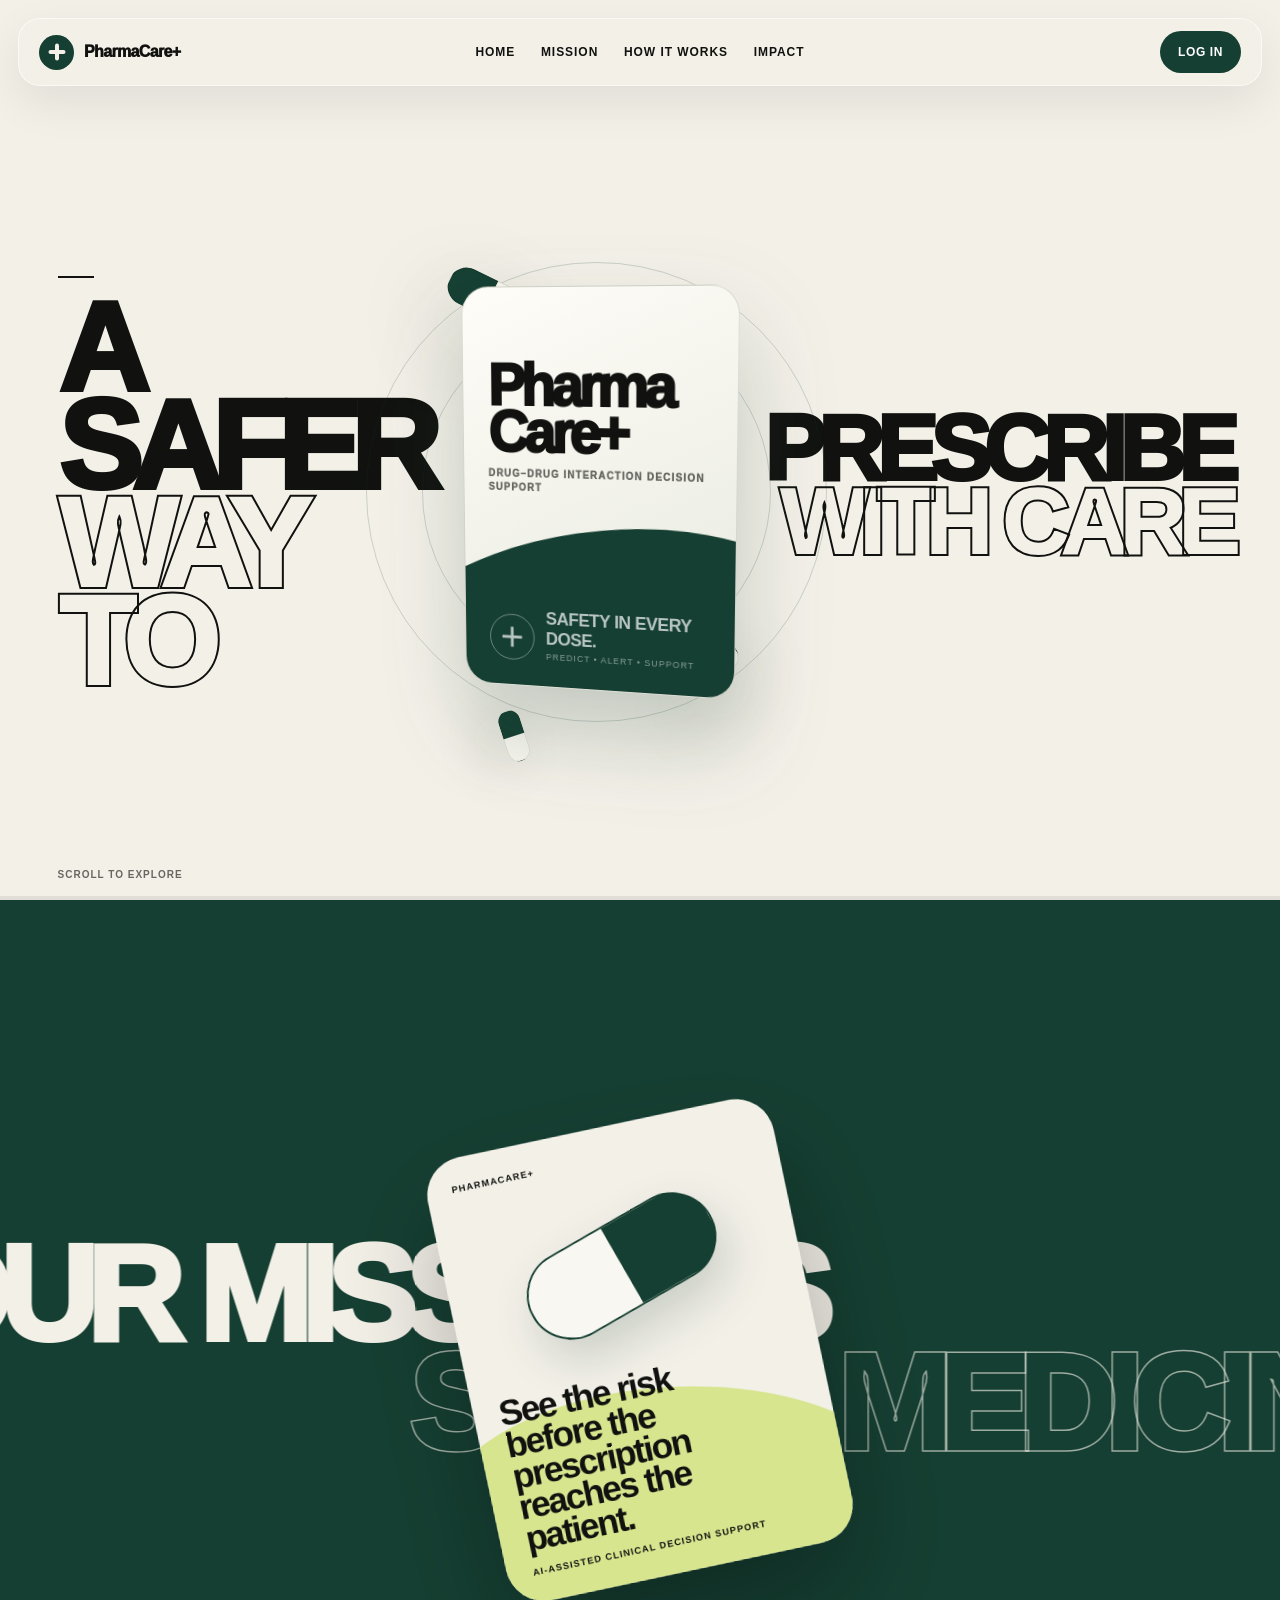
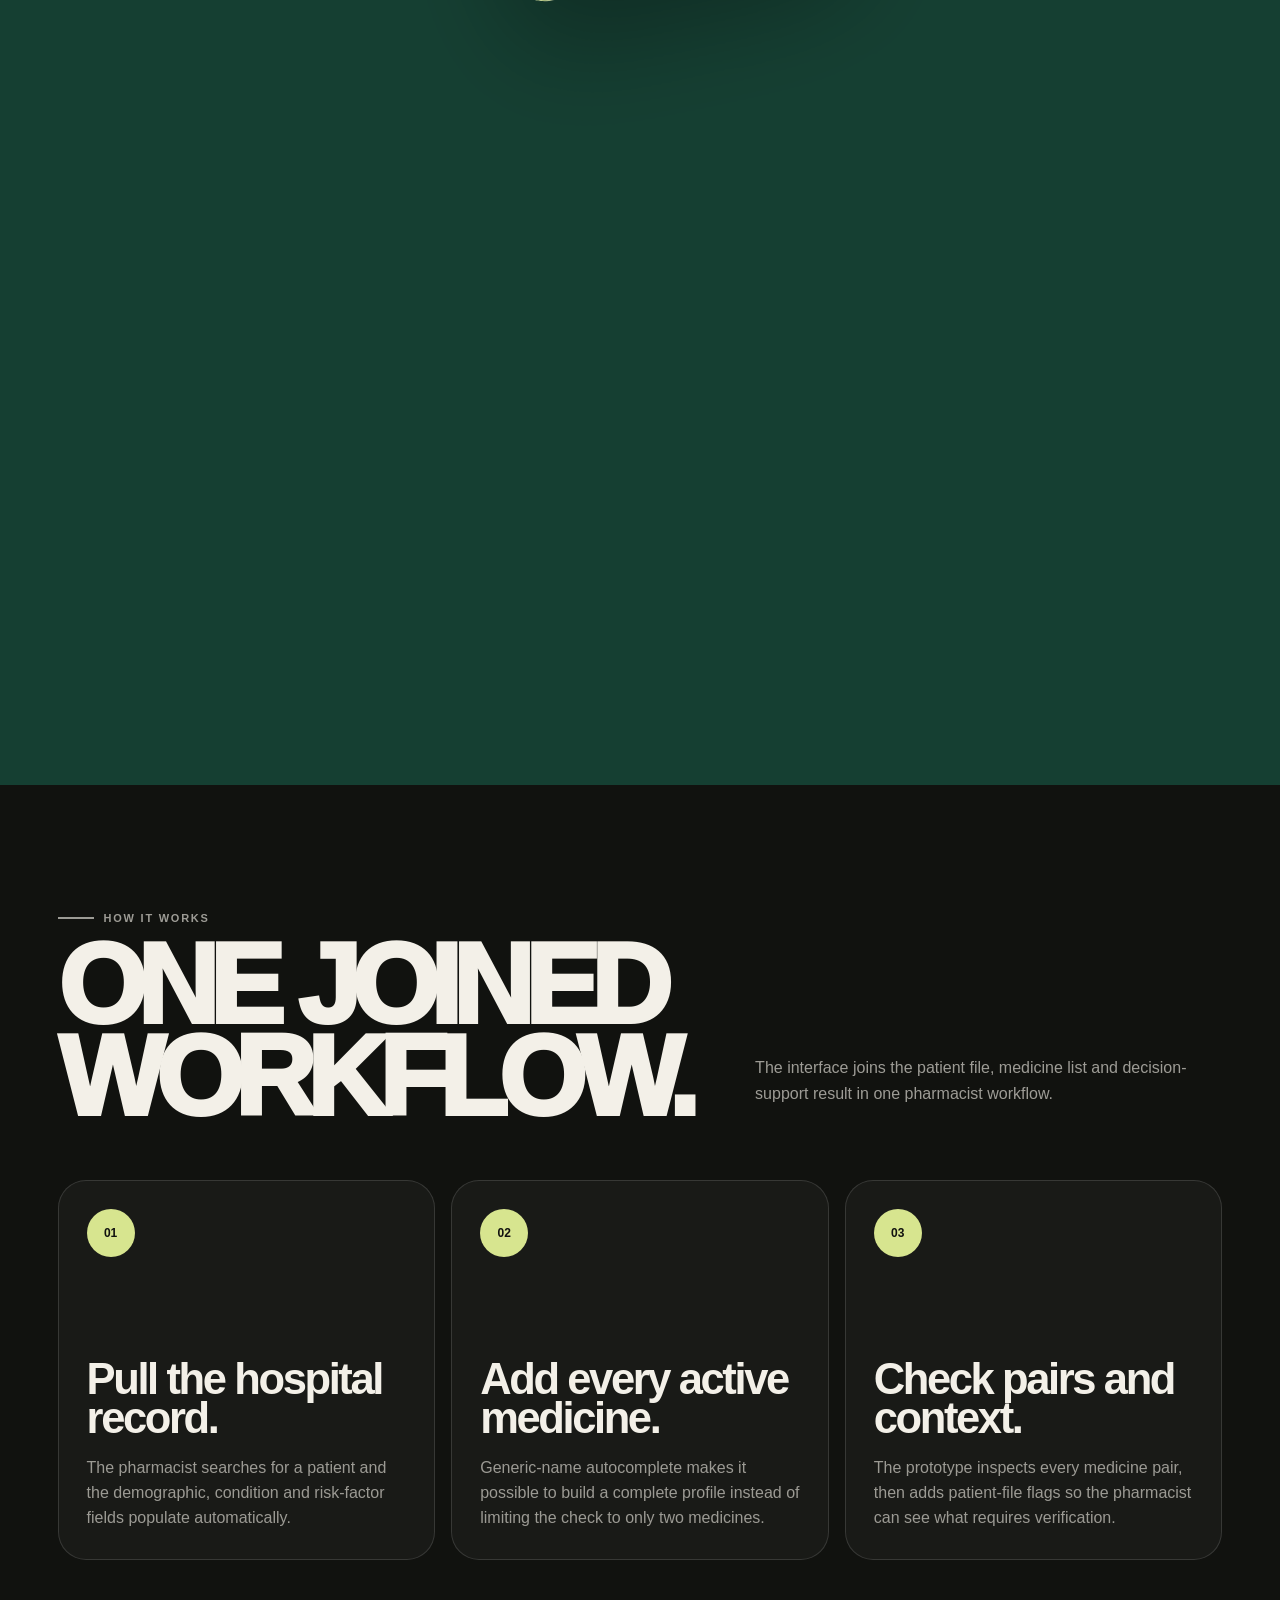
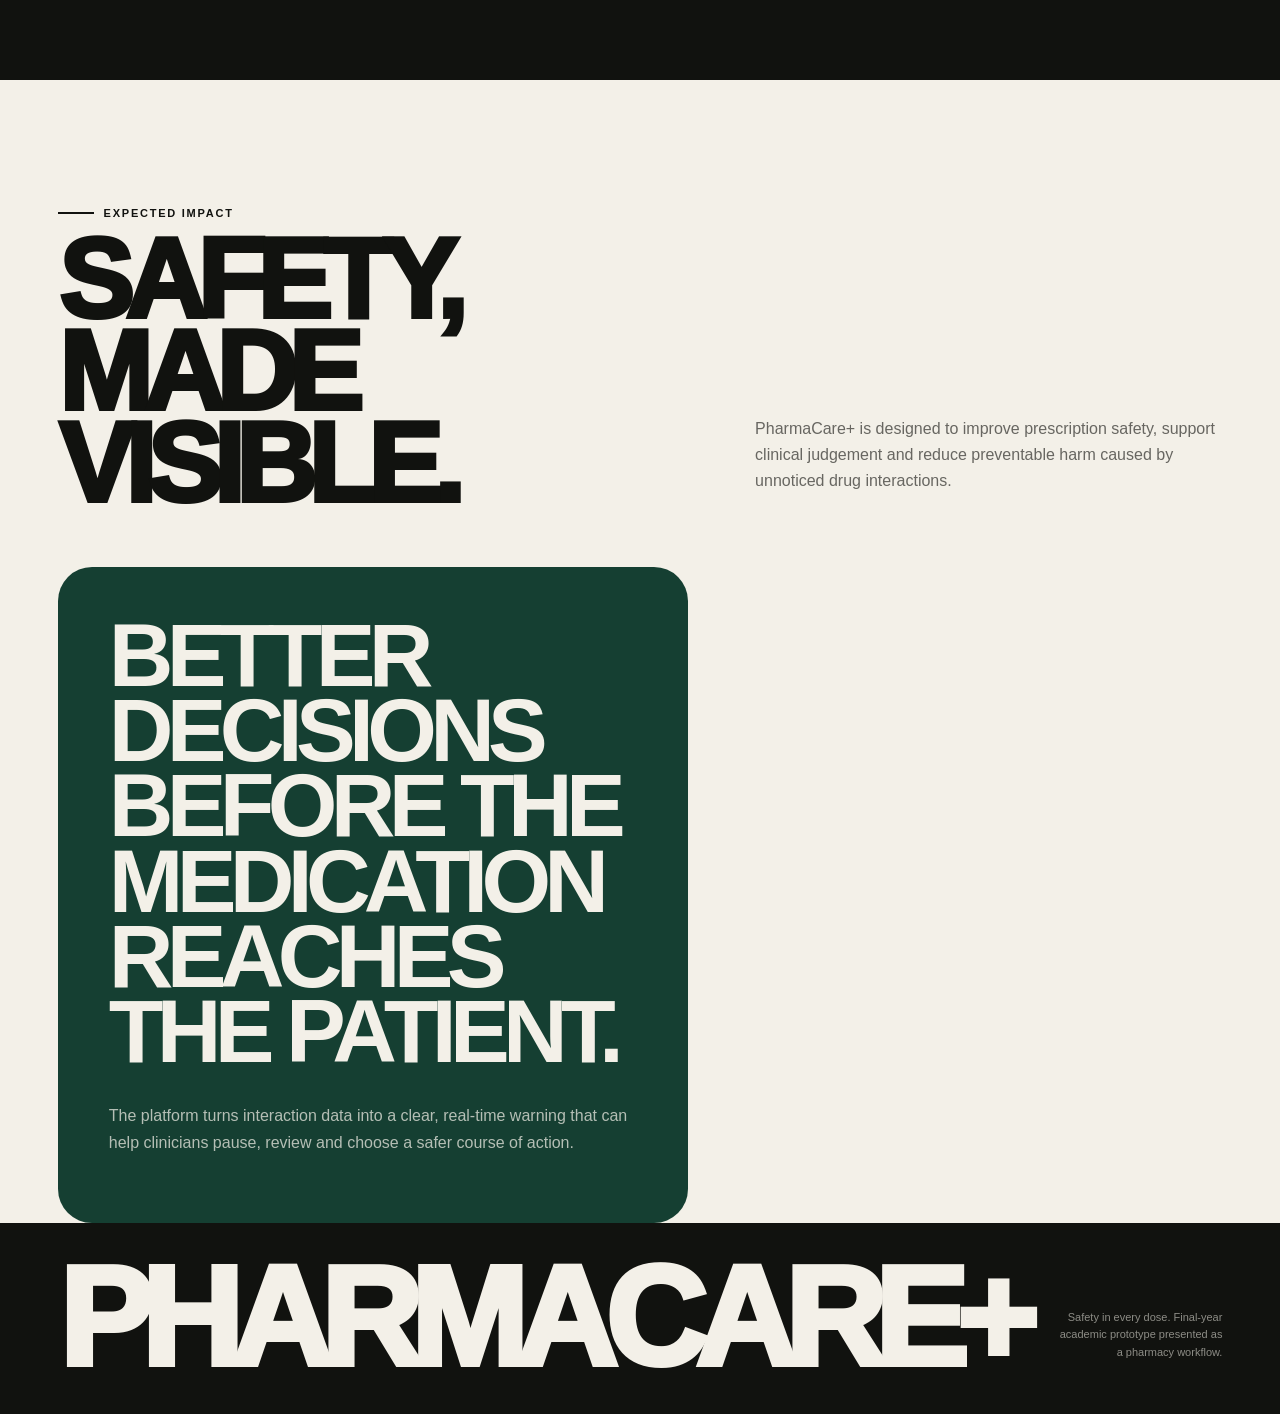
<file: frontend/index.html>
<!DOCTYPE html>
<html lang="en">
<head>
  <meta charset="UTF-8" />
  <meta name="viewport" content="width=device-width, initial-scale=1.0" />
  <meta name="theme-color" content="#f3f0e8" />
  <meta name="description" content="PharmaCare+ is an AI-powered clinical decision support prototype designed to identify potentially harmful drug-to-drug interactions before medication is administered." />
  <title>PharmaCare+ — Safety in every dose</title>

  <style>
    :root {
      --paper: #f3f0e8;
      --paper-soft: #e9e6dc;
      --ink: #11120f;
      --green: #153f32;
      --green-soft: #bad0c1;
      --lime: #d7e58f;
      --white: #ffffff;
      --muted: rgba(17, 18, 15, 0.62);
      --line: rgba(17, 18, 15, 0.14);
      --shadow: 0 30px 90px rgba(15, 32, 26, 0.18);
      --radius: 28px;
      --pad: clamp(20px, 4.5vw, 72px);
      --ease: cubic-bezier(.2, .8, .2, 1);
    }

    * { box-sizing: border-box; }
    html { scroll-behavior: smooth; }

    body {
      margin: 0;
      color: var(--ink);
      background: var(--paper);
      font-family: Inter, ui-sans-serif, -apple-system, BlinkMacSystemFont, "Segoe UI", Helvetica, Arial, sans-serif;
      overflow-x: hidden;
    }


    a { color: inherit; text-decoration: none; }
    button, input, select { font: inherit; }
    button { color: inherit; }
    img, svg { display: block; max-width: 100%; }
    ::selection { color: var(--white); background: var(--green); }

    .page-progress {
      position: fixed;
      left: 0;
      bottom: 0;
      z-index: 2000;
      width: 100%;
      height: 4px;
      background: rgba(17,18,15,.08);
    }

    .page-progress span {
      display: block;
      width: 100%;
      height: 100%;
      background: var(--green);
      transform: scaleX(0);
      transform-origin: left center;
    }



    .site-header {
      position: fixed;
      top: 18px;
      left: 18px;
      right: 18px;
      z-index: 1500;
      min-height: 68px;
      padding: 0 20px;
      display: grid;
      grid-template-columns: 1fr auto 1fr;
      align-items: center;
      background: rgba(243,240,232,.82);
      border: 1px solid rgba(255,255,255,.6);
      border-radius: 22px;
      backdrop-filter: blur(18px);
      box-shadow: 0 16px 45px rgba(17,18,15,.08);
      transition: transform .45s var(--ease), background .3s ease;
    }

    .site-header.hidden { transform: translateY(-130%); }
    .site-header.scrolled { background: rgba(243,240,232,.95); }

    .brand {
      justify-self: start;
      display: inline-flex;
      align-items: center;
      gap: 10px;
      font-weight: 950;
      letter-spacing: -.04em;
    }

    .brand-mark {
      width: 35px;
      height: 35px;
      position: relative;
      border-radius: 50%;
      background: var(--green);
    }

    .brand-mark::before,
    .brand-mark::after {
      content: "";
      position: absolute;
      left: 50%;
      top: 50%;
      background: var(--paper);
      border-radius: 999px;
      transform: translate(-50%, -50%);
    }

    .brand-mark::before { width: 17px; height: 4px; }
    .brand-mark::after { width: 4px; height: 17px; }

    .nav-links {
      justify-self: center;
      display: flex;
      align-items: center;
      gap: clamp(16px, 2vw, 34px);
      font-size: 12px;
      font-weight: 800;
      letter-spacing: .08em;
      text-transform: uppercase;
    }

    .nav-short { display: none; }

    .nav-links a {
      position: relative;
      padding: 10px 0;
    }

    .nav-links a::after {
      content: "";
      position: absolute;
      left: 0;
      right: 0;
      bottom: 4px;
      height: 1px;
      background: var(--ink);
      transform: scaleX(0);
      transform-origin: right center;
      transition: transform .3s ease;
    }

    .nav-links a:hover::after,
    .nav-links a.active::after {
      transform: scaleX(1);
      transform-origin: left center;
    }

    .nav-cta {
      justify-self: end;
      min-height: 42px;
      padding: 0 18px;
      display: inline-flex;
      align-items: center;
      justify-content: center;
      color: var(--white);
      background: var(--green);
      border-radius: 999px;
      font-size: 12px;
      font-weight: 850;
      letter-spacing: .05em;
      text-transform: uppercase;
      transition: transform .25s ease, background .25s ease;
    }

    .nav-cta:hover { transform: translateY(-2px); background: #0d3025; }

    .section-inner {
      width: min(1440px, calc(100% - (var(--pad) * 2)));
      margin-inline: auto;
    }

    .eyebrow {
      display: inline-flex;
      align-items: center;
      gap: 10px;
      font-size: 11px;
      font-weight: 900;
      letter-spacing: .16em;
      text-transform: uppercase;
    }

    .eyebrow::before {
      content: "";
      width: 36px;
      height: 2px;
      background: currentColor;
    }

    .hero {
      min-height: 100vh;
      padding: 132px var(--pad) 48px;
      display: grid;
      align-items: center;
      overflow: hidden;
    }

    .hero-grid {
      width: min(1500px, 100%);
      margin-inline: auto;
      display: grid;
      grid-template-columns: 1fr minmax(310px, .75fr) 1fr;
      align-items: center;
      gap: 12px;
    }

    .hero-copy {
      position: relative;
      z-index: 3;
    }

    .hero-copy.right { text-align: right; }

    .hero h1 {
      margin: 18px 0 0;
      font-size: clamp(70px, 9.8vw, 174px);
      font-weight: 950;
      line-height: .78;
      letter-spacing: -.085em;
      text-transform: uppercase;
    }

    .hero h1 span { display: block; }

    .hero h1 .outline {
      color: transparent;
      -webkit-text-stroke: 2px var(--ink);
      text-stroke: 2px var(--ink);
    }

    .hero-sub {
      max-width: 330px;
      margin: 28px 0 0;
      color: var(--muted);
      font-size: 15px;
      line-height: 1.6;
    }

    .hero-copy.right .hero-sub { margin-left: auto; }

    .hero-actions {
      margin-top: 26px;
      display: flex;
      flex-wrap: wrap;
      gap: 10px;
    }

    .hero-copy.right .hero-actions { justify-content: flex-end; }

    .button {
      min-height: 50px;
      padding: 0 22px;
      display: inline-flex;
      align-items: center;
      justify-content: center;
      gap: 10px;
      border: 1px solid var(--ink);
      border-radius: 999px;
      background: transparent;
      font-size: 12px;
      font-weight: 900;
      letter-spacing: .06em;
      text-transform: uppercase;
      cursor: pointer;
      transition: color .25s ease, background .25s ease, transform .25s ease;
    }

    .button:hover { transform: translateY(-3px); }
    .button.primary { color: var(--paper); background: var(--green); border-color: var(--green); }
    .button.primary:hover { background: #0d3025; }

    .product-stage {
      position: relative;
      z-index: 4;
      min-height: 560px;
      display: grid;
      place-items: center;
      perspective: 1300px;
    }

    .hero-halo {
      position: absolute;
      width: min(36vw, 520px);
      aspect-ratio: 1;
      border: 1px solid rgba(21,63,50,.18);
      border-radius: 50%;
      animation: haloFloat 8s ease-in-out infinite;
    }

    .hero-halo::before,
    .hero-halo::after {
      content: "";
      position: absolute;
      inset: 12%;
      border: inherit;
      border-radius: inherit;
    }

    .hero-halo::after { inset: 25%; }

    .product-box {
      position: relative;
      width: clamp(220px, 22vw, 330px);
      aspect-ratio: .69;
      border-radius: 28px;
      transform-style: preserve-3d;
      transform: rotateX(-7deg) rotateY(-14deg);
      filter: drop-shadow(0 45px 45px rgba(21,63,50,.22));
      animation: productFloat 5.6s ease-in-out infinite;
      will-change: transform;
    }

    .box-face {
      position: absolute;
      inset: 0;
      padding: 26px;
      display: flex;
      flex-direction: column;
      overflow: hidden;
      border-radius: inherit;
      background: linear-gradient(155deg, #fefdf8 0%, #e6e8dd 100%);
      border: 1px solid rgba(17,18,15,.13);
      backface-visibility: hidden;
    }

    .box-face::before {
      content: "";
      position: absolute;
      inset: auto -35% -18% -35%;
      height: 58%;
      border-radius: 50% 50% 0 0;
      background: var(--green);
      transform: rotate(-10deg);
    }

    .box-topline {
      display: flex;
      align-items: center;
      justify-content: space-between;
      font-size: 10px;
      font-weight: 900;
      letter-spacing: .14em;
      text-transform: uppercase;
    }

    .box-title {
      margin-top: 48px;
      font-size: clamp(42px, 4.6vw, 68px);
      font-weight: 950;
      line-height: .8;
      letter-spacing: -.075em;
    }

    .box-title small {
      display: block;
      margin-top: 12px;
      color: var(--muted);
      font-size: 10px;
      line-height: 1.4;
      letter-spacing: .12em;
      text-transform: uppercase;
    }

    .box-scan {
      position: relative;
      z-index: 2;
      margin-top: auto;
      display: grid;
      grid-template-columns: auto 1fr;
      align-items: end;
      gap: 12px;
      color: var(--white);
    }

    .box-plus {
      width: 48px;
      height: 48px;
      position: relative;
      border: 1px solid rgba(255,255,255,.55);
      border-radius: 50%;
    }

    .box-plus::before,
    .box-plus::after {
      content: "";
      position: absolute;
      left: 50%;
      top: 50%;
      background: var(--white);
      transform: translate(-50%, -50%);
    }

    .box-plus::before { width: 21px; height: 3px; }
    .box-plus::after { width: 3px; height: 21px; }

    .box-scan strong { display: block; font-size: 18px; letter-spacing: -.03em; }
    .box-scan span { display: block; margin-top: 3px; opacity: .7; font-size: 9px; letter-spacing: .12em; text-transform: uppercase; }

    .capsule {
      position: absolute;
      width: 90px;
      height: 38px;
      border-radius: 999px;
      background: linear-gradient(90deg, var(--green) 0 50%, #f9f7ef 50% 100%);
      border: 1px solid rgba(17,18,15,.13);
      box-shadow: var(--shadow);
    }

    .capsule.one { top: 12%; left: 1%; transform: rotate(26deg); animation: capsuleOne 7s ease-in-out infinite; }
    .capsule.two { right: 0; bottom: 15%; transform: rotate(-34deg) scale(.8); animation: capsuleTwo 6s ease-in-out infinite; }
    .capsule.three { left: 9%; bottom: 3%; transform: rotate(72deg) scale(.58); animation: capsuleThree 8s ease-in-out infinite; }

    .hero-note {
      position: absolute;
      left: var(--pad);
      right: var(--pad);
      bottom: 20px;
      display: flex;
      justify-content: space-between;
      color: var(--muted);
      font-size: 10px;
      font-weight: 850;
      letter-spacing: .1em;
      text-transform: uppercase;
    }

    .mission {
      position: relative;
      height: 165vh;
      background: var(--green);
      color: var(--paper);
    }

    .mission-sticky {
      position: sticky;
      top: 0;
      min-height: 100vh;
      display: grid;
      place-items: center;
      overflow: hidden;
    }

    .mission-words {
      position: absolute;
      inset: 0;
      padding: 12vh var(--pad);
      display: grid;
      align-content: center;
      z-index: 1;
    }

    .mission-line {
      display: block;
      white-space: nowrap;
      font-size: clamp(58px, 10.6vw, 188px);
      font-weight: 950;
      line-height: .8;
      letter-spacing: -.085em;
      text-transform: uppercase;
      will-change: transform;
    }

    .mission-line:nth-child(2) { text-align: right; }
    .mission-line.outline {
      color: transparent;
      -webkit-text-stroke: 1.5px rgba(243,240,232,.62);
      text-stroke: 1.5px rgba(243,240,232,.62);
    }

    .mission-object {
      position: relative;
      z-index: 3;
      width: clamp(260px, 30vw, 470px);
      aspect-ratio: .78;
      display: grid;
      place-items: center;
      will-change: transform;
    }

    .mission-card {
      position: relative;
      width: 100%;
      height: 100%;
      padding: 28px;
      display: flex;
      flex-direction: column;
      justify-content: space-between;
      color: var(--ink);
      background: var(--paper);
      border-radius: 42px;
      box-shadow: 0 55px 120px rgba(0,0,0,.3);
      transform: rotate(-6deg);
      overflow: hidden;
    }

    .mission-card::before {
      content: "";
      position: absolute;
      width: 140%;
      height: 60%;
      left: -20%;
      bottom: -19%;
      border-radius: 50% 50% 0 0;
      background: var(--lime);
      transform: rotate(9deg);
    }

    .mission-card-top {
      display: flex;
      justify-content: space-between;
      align-items: center;
      font-size: 10px;
      font-weight: 900;
      letter-spacing: .12em;
      text-transform: uppercase;
    }

    .mission-pill-icon {
      position: relative;
      z-index: 1;
      width: 68%;
      margin: auto;
      aspect-ratio: 2.3;
      border-radius: 999px;
      background: linear-gradient(90deg, #f8f7f2 0 50%, var(--green) 50% 100%);
      border: 2px solid var(--green);
      box-shadow: 0 24px 50px rgba(21,63,50,.18);
      transform: rotate(-18deg);
    }

    .mission-card-bottom {
      position: relative;
      z-index: 2;
    }

    .mission-card-bottom strong {
      display: block;
      max-width: 270px;
      font-size: clamp(28px, 3vw, 46px);
      line-height: .9;
      letter-spacing: -.055em;
    }

    .mission-card-bottom span {
      display: block;
      margin-top: 14px;
      font-size: 10px;
      font-weight: 800;
      letter-spacing: .12em;
      text-transform: uppercase;
    }

    .mission-copy {
      position: absolute;
      z-index: 4;
      left: var(--pad);
      bottom: 38px;
      max-width: 340px;
      color: rgba(243,240,232,.7);
      font-size: 14px;
      line-height: 1.6;
    }

    .checker {
      padding: 120px 0;
      background: var(--paper);
    }

    .section-head {
      display: grid;
      grid-template-columns: 1fr minmax(300px, .7fr);
      gap: 30px;
      align-items: end;
      margin-bottom: 56px;
    }

    .section-title {
      margin: 15px 0 0;
      font-size: clamp(56px, 8.8vw, 142px);
      font-weight: 950;
      line-height: .82;
      letter-spacing: -.08em;
      text-transform: uppercase;
    }

    .section-description {
      max-width: 520px;
      justify-self: end;
      color: var(--muted);
      font-size: 16px;
      line-height: 1.65;
    }

    .clinical-shell {
      display: grid;
      grid-template-columns: minmax(310px, .72fr) minmax(0, 1.28fr);
      min-height: 700px;
      overflow: hidden;
      border: 1px solid var(--line);
      border-radius: 38px;
      background: var(--white);
      box-shadow: 0 34px 90px rgba(17,18,15,.08);
    }

    .patient-panel,
    .medication-workspace {
      padding: clamp(28px, 4vw, 58px);
    }

    .patient-panel {
      color: var(--paper);
      background: var(--green);
      position: relative;
      overflow: hidden;
    }

    .patient-panel::before {
      content: "";
      position: absolute;
      width: 420px;
      aspect-ratio: 1;
      right: -220px;
      top: -180px;
      border: 1px solid rgba(255,255,255,.14);
      border-radius: 50%;
      box-shadow: 0 0 0 70px rgba(255,255,255,.03), 0 0 0 140px rgba(255,255,255,.018);
    }

    .panel-content { position: relative; z-index: 2; }

    .panel-kicker,
    .workspace-kicker {
      display: flex;
      align-items: center;
      gap: 9px;
      font-size: 10px;
      font-weight: 900;
      letter-spacing: .14em;
      text-transform: uppercase;
    }

    .panel-kicker { color: rgba(243,240,232,.64); }
    .workspace-kicker { color: var(--muted); }

    .panel-kicker::before,
    .workspace-kicker::before {
      content: "";
      width: 8px;
      height: 8px;
      border-radius: 50%;
      background: var(--lime);
      box-shadow: 0 0 0 7px rgba(215,229,143,.12);
    }

    .patient-panel h3,
    .medication-workspace h3 {
      margin: 22px 0 0;
      font-size: clamp(38px, 4.5vw, 68px);
      line-height: .88;
      letter-spacing: -.06em;
    }

    .panel-intro,
    .workspace-intro {
      max-width: 560px;
      margin: 18px 0 0;
      font-size: 13px;
      line-height: 1.65;
    }

    .panel-intro { color: rgba(243,240,232,.66); }
    .workspace-intro { color: var(--muted); }

    .patient-search {
      margin-top: 32px;
      position: relative;
    }

    .patient-search label,
    .medication-entry label {
      display: block;
      margin-bottom: 9px;
      font-size: 10px;
      font-weight: 900;
      letter-spacing: .12em;
      text-transform: uppercase;
    }

    .patient-search label { color: rgba(243,240,232,.58); }
    .medication-entry label { color: var(--muted); }

    .patient-search-row,
    .medication-entry-row {
      display: grid;
      grid-template-columns: 1fr auto;
      gap: 9px;
    }

    .patient-search input,
    .medication-entry input {
      width: 100%;
      height: 56px;
      padding: 0 17px;
      border-radius: 15px;
      outline: 0;
      transition: border-color .2s ease, box-shadow .2s ease, background .2s ease;
    }

    .patient-search input {
      color: var(--paper);
      background: rgba(255,255,255,.08);
      border: 1px solid rgba(255,255,255,.16);
    }

    .patient-search input::placeholder { color: rgba(243,240,232,.42); }
    .patient-search input:focus { border-color: rgba(215,229,143,.75); box-shadow: 0 0 0 4px rgba(215,229,143,.1); }

    .medication-entry input {
      color: var(--ink);
      background: var(--paper);
      border: 1px solid var(--line);
    }

    .medication-entry input:focus { border-color: var(--green); box-shadow: 0 0 0 4px rgba(21,63,50,.1); }

    .compact-button,
    .add-med-button,
    .analyse-profile-button {
      border: 0;
      cursor: pointer;
      font-weight: 900;
      letter-spacing: .06em;
      text-transform: uppercase;
      transition: transform .22s ease, background .22s ease, color .22s ease;
    }

    .compact-button {
      min-width: 92px;
      padding: 0 16px;
      border-radius: 15px;
      color: var(--green);
      background: var(--lime);
      font-size: 10px;
    }

    .compact-button:hover,
    .add-med-button:hover,
    .analyse-profile-button:hover { transform: translateY(-2px); }

    .patient-suggestions,
    .medicine-suggestions {
      position: absolute;
      left: 0;
      right: 101px;
      top: calc(100% + 8px);
      z-index: 30;
      display: none;
      overflow: hidden;
      border-radius: 15px;
      box-shadow: 0 18px 45px rgba(0,0,0,.18);
    }

    .medicine-suggestions { right: 105px; }
    .patient-suggestions.open,
    .medicine-suggestions.open { display: block; }

    .patient-suggestion,
    .medicine-suggestion {
      width: 100%;
      padding: 13px 15px;
      display: flex;
      justify-content: space-between;
      gap: 16px;
      border: 0;
      border-bottom: 1px solid rgba(17,18,15,.08);
      text-align: left;
      cursor: pointer;
    }

    .patient-suggestion {
      color: var(--ink);
      background: var(--paper);
    }

    .medicine-suggestion { background: var(--white); }
    .patient-suggestion:hover,
    .medicine-suggestion:hover { background: #e4e0d4; }
    .patient-suggestion strong,
    .medicine-suggestion strong { font-size: 12px; }
    .patient-suggestion span,
    .medicine-suggestion span { color: var(--muted); font-size: 10px; }

    .patient-placeholder {
      margin-top: 28px;
      min-height: 280px;
      padding: 28px;
      display: grid;
      place-items: center;
      text-align: center;
      border: 1px dashed rgba(255,255,255,.2);
      border-radius: 22px;
      color: rgba(243,240,232,.56);
      background: rgba(255,255,255,.035);
    }

    .patient-placeholder strong {
      display: block;
      margin-bottom: 8px;
      color: var(--paper);
      font-size: 18px;
    }

    .patient-profile {
      margin-top: 28px;
      display: none;
    }

    .patient-profile.loaded { display: block; }

    .patient-identity {
      display: grid;
      grid-template-columns: 58px 1fr;
      gap: 15px;
      align-items: center;
      padding-bottom: 22px;
      border-bottom: 1px solid rgba(255,255,255,.13);
    }

    .patient-avatar {
      width: 58px;
      height: 58px;
      display: grid;
      place-items: center;
      border-radius: 18px;
      color: var(--green);
      background: var(--lime);
      font-size: 17px;
      font-weight: 950;
    }

    .patient-identity strong {
      display: block;
      font-size: 22px;
      letter-spacing: -.03em;
    }

    .patient-identity span {
      display: block;
      margin-top: 5px;
      color: rgba(243,240,232,.58);
      font-size: 10px;
      letter-spacing: .1em;
      text-transform: uppercase;
    }

    .patient-facts {
      margin-top: 18px;
      display: grid;
      grid-template-columns: repeat(3, 1fr);
      gap: 8px;
    }

    .patient-fact {
      padding: 13px;
      border: 1px solid rgba(255,255,255,.12);
      border-radius: 14px;
      background: rgba(255,255,255,.04);
    }

    .patient-fact span {
      display: block;
      color: rgba(243,240,232,.48);
      font-size: 8px;
      font-weight: 850;
      letter-spacing: .1em;
      text-transform: uppercase;
    }

    .patient-fact strong {
      display: block;
      margin-top: 6px;
      font-size: 12px;
      line-height: 1.35;
    }

    .patient-detail-list {
      margin-top: 18px;
      display: grid;
      gap: 10px;
    }

    .patient-detail {
      padding: 13px 0;
      display: grid;
      grid-template-columns: 98px 1fr;
      gap: 12px;
      border-bottom: 1px solid rgba(255,255,255,.1);
    }

    .patient-detail span {
      color: rgba(243,240,232,.46);
      font-size: 9px;
      font-weight: 850;
      letter-spacing: .08em;
      text-transform: uppercase;
    }

    .patient-detail strong {
      font-size: 12px;
      line-height: 1.45;
    }

    .medication-workspace {
      background: var(--white);
    }

    .workspace-top {
      display: flex;
      justify-content: space-between;
      align-items: flex-start;
      gap: 24px;
    }

    .workspace-status {
      min-width: 126px;
      padding: 12px 15px;
      border: 1px solid var(--line);
      border-radius: 999px;
      color: var(--muted);
      font-size: 9px;
      font-weight: 900;
      letter-spacing: .08em;
      text-align: center;
      text-transform: uppercase;
    }

    .workspace-status.ready {
      color: var(--green);
      border-color: rgba(21,63,50,.22);
      background: rgba(21,63,50,.06);
    }

    .medication-entry {
      margin-top: 32px;
      position: relative;
    }

    .add-med-button {
      min-width: 96px;
      padding: 0 18px;
      border-radius: 15px;
      color: var(--white);
      background: var(--green);
      font-size: 10px;
    }

    .medication-list {
      margin-top: 20px;
      display: grid;
      gap: 9px;
    }

    .medication-empty {
      min-height: 110px;
      padding: 20px;
      display: grid;
      place-items: center;
      text-align: center;
      border: 1px dashed var(--line);
      border-radius: 18px;
      color: var(--muted);
      font-size: 12px;
    }

    .medication-row {
      padding: 12px 13px 12px 16px;
      display: grid;
      grid-template-columns: 34px 1fr auto;
      gap: 12px;
      align-items: center;
      border: 1px solid var(--line);
      border-radius: 16px;
      background: var(--paper);
    }

    .med-number {
      width: 34px;
      height: 34px;
      display: grid;
      place-items: center;
      border-radius: 11px;
      color: var(--paper);
      background: var(--green);
      font-size: 10px;
      font-weight: 900;
    }

    .medication-row strong {
      display: block;
      font-size: 14px;
      text-transform: capitalize;
    }

    .medication-row small {
      display: block;
      margin-top: 4px;
      color: var(--muted);
      font-size: 10px;
    }

    .remove-med {
      width: 34px;
      height: 34px;
      border: 0;
      border-radius: 50%;
      color: var(--muted);
      background: rgba(17,18,15,.06);
      cursor: pointer;
      font-size: 18px;
    }

    .analyse-profile-button {
      width: 100%;
      min-height: 58px;
      margin-top: 18px;
      border-radius: 16px;
      color: var(--paper);
      background: var(--ink);
      font-size: 11px;
    }

    .prototype-note {
      margin: 14px 0 0;
      color: var(--muted);
      font-size: 10px;
      line-height: 1.55;
    }

    .analysis-panel {
      margin-top: 24px;
      overflow: hidden;
      border: 1px solid var(--line);
      border-radius: 22px;
      background: var(--paper);
    }

    .analysis-summary {
      padding: 22px;
      display: grid;
      grid-template-columns: minmax(150px, .75fr) 1.25fr;
      gap: 24px;
      align-items: end;
      color: var(--paper);
      background: var(--green);
    }

    .analysis-risk-label {
      color: rgba(243,240,232,.56);
      font-size: 9px;
      font-weight: 900;
      letter-spacing: .12em;
      text-transform: uppercase;
    }

    .analysis-risk {
      margin-top: 7px;
      font-size: clamp(46px, 6vw, 82px);
      font-weight: 950;
      line-height: .82;
      letter-spacing: -.065em;
      text-transform: uppercase;
    }

    .analysis-summary-copy {
      color: rgba(243,240,232,.72);
      font-size: 12px;
      line-height: 1.55;
    }

    .analysis-metrics {
      padding: 12px;
      display: grid;
      grid-template-columns: repeat(4, 1fr);
      gap: 8px;
      border-bottom: 1px solid var(--line);
    }

    .analysis-metric {
      padding: 13px;
      border-radius: 14px;
      background: var(--white);
    }

    .analysis-metric span {
      display: block;
      color: var(--muted);
      font-size: 8px;
      font-weight: 850;
      letter-spacing: .1em;
      text-transform: uppercase;
    }

    .analysis-metric strong {
      display: block;
      margin-top: 7px;
      font-size: 20px;
    }

    .analysis-groups {
      padding: 16px;
      display: grid;
      grid-template-columns: 1.25fr .75fr;
      gap: 12px;
    }

    .analysis-group {
      padding: 16px;
      border-radius: 16px;
      background: var(--white);
    }

    .analysis-group h4 {
      margin: 0 0 12px;
      font-size: 11px;
      letter-spacing: .08em;
      text-transform: uppercase;
    }

    .finding-list {
      display: grid;
      gap: 8px;
    }

    .finding {
      padding: 11px;
      border: 1px solid var(--line);
      border-radius: 12px;
      font-size: 10px;
      line-height: 1.45;
    }

    .finding strong {
      display: block;
      margin-bottom: 4px;
      font-size: 11px;
    }

    .finding.high { border-left: 4px solid #9f2f24; }
    .finding.moderate { border-left: 4px solid #a26d16; }
    .finding.low { border-left: 4px solid var(--green-soft); }

    .finding-empty {
      color: var(--muted);
      font-size: 10px;
      line-height: 1.5;
    }


    .interaction-explorer {
      display: grid;
      gap: 14px;
    }

    .interaction-picker {
      padding: 15px;
      border: 1px solid var(--line);
      border-radius: 16px;
      background: #eef0e8;
    }

    .interaction-picker-top {
      margin-bottom: 10px;
      display: flex;
      align-items: center;
      justify-content: space-between;
      gap: 14px;
    }

    .interaction-picker-top label {
      color: var(--muted);
      font-size: 8px;
      font-weight: 900;
      letter-spacing: .1em;
      text-transform: uppercase;
    }

    .interaction-picker-top small {
      color: var(--muted);
      font-size: 8px;
    }

    .interaction-select-wrap {
      position: relative;
    }

    .interaction-select-wrap::after {
      content: "↓";
      position: absolute;
      right: 16px;
      top: 50%;
      transform: translateY(-50%);
      pointer-events: none;
      font-size: 11px;
      font-weight: 900;
    }

    .interaction-select {
      width: 100%;
      min-height: 54px;
      padding: 0 46px 0 15px;
      border: 1px solid rgba(17,18,15,.12);
      border-radius: 13px;
      color: var(--ink);
      background: var(--white);
      appearance: none;
      outline: none;
      font-size: 11px;
      font-weight: 800;
      cursor: pointer;
    }

    .interaction-select:focus {
      border-color: var(--green);
      box-shadow: 0 0 0 4px rgba(21,63,50,.07);
    }

    .interaction-select:disabled { opacity: .58; cursor: not-allowed; }

    .pair-quick-map {
      display: flex;
      flex-wrap: wrap;
      gap: 7px;
    }

    .pair-quick-button {
      min-height: 34px;
      padding: 0 10px;
      display: inline-flex;
      align-items: center;
      gap: 7px;
      border: 1px solid var(--line);
      border-radius: 999px;
      background: var(--white);
      font-size: 8px;
      font-weight: 900;
      letter-spacing: .04em;
      cursor: pointer;
      transition: transform .2s ease, border-color .2s ease, background .2s ease;
    }

    .pair-quick-button:hover,
    .pair-quick-button.active {
      transform: translateY(-2px);
      border-color: var(--green);
      background: #eef4ef;
    }

    .pair-risk-dot {
      width: 7px;
      height: 7px;
      border-radius: 50%;
      background: var(--green-soft);
    }

    .pair-risk-dot.high { background: #a33b31; }
    .pair-risk-dot.moderate { background: #b17a22; }
    .pair-risk-dot.low { background: #4c806b; }

    .selected-interaction {
      position: relative;
      overflow: hidden;
      padding: 20px;
      border: 1px solid var(--line);
      border-radius: 20px;
      background: var(--white);
    }

    .selected-interaction::before {
      content: "";
      position: absolute;
      left: 0;
      top: 0;
      bottom: 0;
      width: 5px;
      background: var(--green-soft);
    }

    .selected-interaction.high::before { background: #a33b31; }
    .selected-interaction.moderate::before { background: #b17a22; }
    .selected-interaction.low::before { background: #4c806b; }

    .selected-interaction.empty {
      min-height: 180px;
      display: grid;
      place-items: center;
      color: var(--muted);
      text-align: center;
      font-size: 10px;
      line-height: 1.55;
    }

    .selected-interaction-head {
      display: flex;
      align-items: flex-start;
      justify-content: space-between;
      gap: 18px;
    }

    .selected-interaction-kicker {
      color: var(--muted);
      font-size: 8px;
      font-weight: 900;
      letter-spacing: .11em;
      text-transform: uppercase;
    }

    .selected-interaction h5 {
      margin: 7px 0 0;
      font-size: clamp(18px, 2vw, 27px);
      line-height: 1;
      letter-spacing: -.04em;
    }

    .interaction-decision {
      margin-top: 14px;
      padding: 12px 14px;
      border-radius: 13px;
      font-size: 10px;
      font-weight: 850;
      line-height: 1.5;
    }

    .interaction-decision.high { color: #76271f; background: #f5ded9; }
    .interaction-decision.moderate { color: #735316; background: #f5e8c8; }
    .interaction-decision.low { color: #245541; background: #e4efe7; }

    .selected-interaction-grid {
      margin-top: 12px;
      display: grid;
      grid-template-columns: 1fr 1fr;
      gap: 9px;
    }

    .interaction-info-card {
      padding: 12px;
      border-radius: 13px;
      background: var(--paper);
    }

    .interaction-info-card.full { grid-column: 1 / -1; background: #eef4ef; }

    .interaction-info-card span {
      display: block;
      margin-bottom: 5px;
      color: var(--muted);
      font-size: 8px;
      font-weight: 900;
      letter-spacing: .09em;
      text-transform: uppercase;
    }

    .interaction-info-card p {
      margin: 0;
      font-size: 10px;
      line-height: 1.55;
    }

    .interaction-patient-strip {
      margin-top: 10px;
      padding-top: 10px;
      border-top: 1px solid var(--line);
      color: var(--muted);
      font-size: 9px;
      line-height: 1.5;
    }
    .hospital-banner {
      margin: 18px 0 20px;
      padding: 14px 16px;
      display: grid;
      grid-template-columns: auto 1fr;
      gap: 4px 12px;
      align-items: center;
      border: 1px solid rgba(215,229,143,.22);
      border-radius: 16px;
      background: rgba(255,255,255,.07);
    }

    .hospital-banner-mark {
      grid-row: 1 / span 3;
      width: 38px;
      height: 38px;
      display: grid;
      place-items: center;
      border-radius: 12px;
      color: var(--green);
      background: var(--lime);
      font-size: 19px;
      font-weight: 950;
    }

    .hospital-banner span,
    .hospital-banner small {
      color: rgba(243,240,232,.56);
      font-size: 8px;
      font-weight: 850;
      letter-spacing: .1em;
      text-transform: uppercase;
    }

    .hospital-banner strong {
      color: var(--paper);
      font-size: 12px;
      line-height: 1.3;
    }

    .combination-review {
      margin: 14px 16px 0;
      padding: 18px;
      border: 1px solid var(--line);
      border-radius: 18px;
      background: #eef0e8;
    }

    .combination-review-top {
      display: flex;
      align-items: flex-start;
      justify-content: space-between;
      gap: 16px;
    }

    .combination-review-kicker {
      color: var(--muted);
      font-size: 8px;
      font-weight: 900;
      letter-spacing: .11em;
      text-transform: uppercase;
    }

    .combination-review h4 {
      margin: 6px 0 0;
      font-size: clamp(20px, 2.3vw, 30px);
      line-height: 1;
      letter-spacing: -.04em;
    }

    .risk-badge {
      flex: 0 0 auto;
      padding: 7px 10px;
      border-radius: 999px;
      font-size: 8px;
      font-weight: 950;
      letter-spacing: .09em;
      text-transform: uppercase;
    }

    .risk-badge.high { color: #7e211b; background: #f3d7d2; }
    .risk-badge.moderate { color: #76510e; background: #f3e5bd; }
    .risk-badge.low { color: #174a38; background: #dceadf; }
    .risk-badge.ready { color: var(--muted); background: rgba(17,18,15,.07); }

    .regimen-chips {
      margin-top: 14px;
      display: flex;
      flex-wrap: wrap;
      gap: 7px;
    }

    .regimen-chip {
      padding: 7px 9px;
      border: 1px solid var(--line);
      border-radius: 999px;
      color: var(--green);
      background: var(--white);
      font-size: 9px;
      font-weight: 800;
    }

    .combination-detail-grid {
      margin-top: 14px;
      display: grid;
      grid-template-columns: 1fr 1fr;
      gap: 10px;
    }

    .combination-detail {
      padding: 12px;
      border-radius: 13px;
      background: var(--white);
    }

    .combination-detail span,
    .finding-detail span,
    .finding-action span {
      display: block;
      margin-bottom: 5px;
      color: var(--muted);
      font-size: 8px;
      font-weight: 900;
      letter-spacing: .09em;
      text-transform: uppercase;
    }

    .combination-detail p,
    .finding-detail p,
    .finding-action p {
      margin: 0;
      color: var(--ink);
      font-size: 10px;
      line-height: 1.55;
    }

    .finding.detailed {
      padding: 14px;
      background: #fff;
    }

    .finding-head {
      display: flex;
      align-items: center;
      justify-content: space-between;
      gap: 12px;
    }

    .finding-index {
      color: var(--muted);
      font-size: 8px;
      font-weight: 900;
      letter-spacing: .1em;
      text-transform: uppercase;
    }

    .finding-pair-name {
      margin: 9px 0 0 !important;
      font-size: 14px !important;
      line-height: 1.2;
    }

    .finding-details {
      margin-top: 11px;
      display: grid;
      grid-template-columns: 1fr 1fr;
      gap: 8px;
    }

    .finding-detail,
    .finding-action {
      padding: 10px;
      border-radius: 11px;
      background: var(--paper);
    }

    .finding-action {
      margin-top: 8px;
      border: 1px solid rgba(21,63,50,.12);
      background: #eef4ef;
    }

    .finding-context {
      margin-top: 8px;
      color: var(--muted);
      font-size: 9px;
      line-height: 1.45;
    }

    .process {
      padding: 120px 0;
      color: var(--paper);
      background: var(--ink);
    }

    .process .eyebrow,
    .process .section-description { color: rgba(243,240,232,.62); }

    .steps {
      display: grid;
      grid-template-columns: repeat(3, 1fr);
      gap: 16px;
    }

    .step {
      min-height: 380px;
      padding: 28px;
      display: flex;
      flex-direction: column;
      justify-content: space-between;
      border: 1px solid rgba(255,255,255,.13);
      border-radius: 28px;
      background: rgba(255,255,255,.035);
      transition: transform .35s var(--ease), background .35s ease;
    }

    .step:hover { transform: translateY(-9px); background: rgba(255,255,255,.065); }

    .step-number {
      width: 48px;
      height: 48px;
      display: grid;
      place-items: center;
      border-radius: 50%;
      color: var(--ink);
      background: var(--lime);
      font-size: 12px;
      font-weight: 900;
    }

    .step h3 {
      margin: 0;
      font-size: clamp(34px, 3.4vw, 55px);
      line-height: .9;
      letter-spacing: -.055em;
    }

    .step p { margin: 18px 0 0; color: rgba(243,240,232,.6); line-height: 1.55; }

    .impact {
      padding: 120px 0 0;
      background: var(--paper);
    }

    .impact-grid {
      display: grid;
      grid-template-columns: 1.1fr .9fr;
      gap: 18px;
    }

    .impact-main,
    .impact-side {
      min-height: 520px;
      padding: clamp(28px, 4vw, 58px);
      border-radius: 34px;
      overflow: hidden;
    }

    .impact-main {
      color: var(--paper);
      background: var(--green);
    }

    .impact-main h3 {
      max-width: 720px;
      margin: 0;
      font-size: clamp(50px, 7vw, 112px);
      line-height: .84;
      letter-spacing: -.075em;
      text-transform: uppercase;
    }

    .impact-main p {
      max-width: 520px;
      margin-top: 34px;
      color: rgba(243,240,232,.72);
      font-size: 16px;
      line-height: 1.65;
    }

    .impact-side {
      display: grid;
      align-content: space-between;
      background: var(--green-soft);
    }

    .impact-side strong {
      display: block;
      font-size: clamp(72px, 9vw, 140px);
      line-height: .8;
      letter-spacing: -.08em;
    }

    .impact-side span {
      max-width: 330px;
      font-size: 16px;
      line-height: 1.55;
    }

    .footer {
      padding: 42px var(--pad);
      color: var(--paper);
      background: var(--ink);
    }

    .footer-inner {
      width: min(1440px, 100%);
      margin-inline: auto;
      display: grid;
      grid-template-columns: 1fr auto;
      align-items: end;
      gap: 30px;
    }

    .footer-brand {
      font-size: clamp(58px, 11vw, 180px);
      font-weight: 950;
      line-height: .76;
      letter-spacing: -.085em;
      text-transform: uppercase;
    }

    .footer-small {
      max-width: 320px;
      color: rgba(243,240,232,.55);
      font-size: 11px;
      line-height: 1.6;
      text-align: right;
    }

    [data-reveal] {
      opacity: 0;
      transform: translateY(34px);
      transition: opacity .8s var(--ease), transform .8s var(--ease);
    }

    [data-reveal].visible {
      opacity: 1;
      transform: translateY(0);
    }

    @keyframes productFloat {
      0%,100% { transform: translateY(0) rotateX(-7deg) rotateY(-14deg); }
      50% { transform: translateY(-18px) rotateX(-4deg) rotateY(-8deg); }
    }

    @keyframes haloFloat {
      0%,100% { transform: scale(1) rotate(0deg); }
      50% { transform: scale(1.04) rotate(12deg); }
    }

    @keyframes capsuleOne {
      0%,100% { transform: translate(0,0) rotate(26deg); }
      50% { transform: translate(18px,-24px) rotate(40deg); }
    }

    @keyframes capsuleTwo {
      0%,100% { transform: translate(0,0) rotate(-34deg) scale(.8); }
      50% { transform: translate(-18px,22px) rotate(-22deg) scale(.8); }
    }

    @keyframes capsuleThree {
      0%,100% { transform: translate(0,0) rotate(72deg) scale(.58); }
      50% { transform: translate(8px,-20px) rotate(92deg) scale(.58); }
    }

    @media (max-width: 1060px) {
      .site-header { padding-inline: 14px; }
      .nav-links {
        gap: 14px;
        font-size: 10px;
        letter-spacing: .05em;
        overflow-x: auto;
        scrollbar-width: none;
        -ms-overflow-style: none;
      }
      .nav-links::-webkit-scrollbar { display: none; }
      .nav-links a { padding: 6px 0; white-space: nowrap; }
      .nav-cta { min-height: 36px; padding: 0 14px; font-size: 10px; }
      .hero-grid { grid-template-columns: 1fr; text-align: center; }
      .hero-copy.right { text-align: center; }
      .hero-copy.right .hero-sub, .hero-sub { margin-inline: auto; }
      .hero-copy.right .hero-actions, .hero-actions { justify-content: center; }
      .product-stage { grid-row: 2; min-height: 470px; }
      .hero-copy.right { grid-row: 3; }
      .hero h1 { font-size: clamp(68px, 15vw, 140px); }
      .section-head { grid-template-columns: 1fr; }
      .section-description { justify-self: start; }
      .clinical-shell { grid-template-columns: 1fr; }
      .analysis-groups { grid-template-columns: 1fr; }
      .steps { grid-template-columns: 1fr; }
      .step { min-height: 300px; }
      .impact-grid { grid-template-columns: 1fr; }
      .impact-main, .impact-side { min-height: 430px; }
    }

    @media (max-width: 400px) {
      .site-header { padding-inline: 9px; }
      .brand-mark { width: 24px; height: 24px; }
      .nav-links { gap: 9px; font-size: 8.5px; }
      .nav-cta { min-height: 29px; padding: 0 10px; font-size: 8.5px; }
    }

    @media (max-width: 720px) {
      :root { --pad: 18px; }
      .site-header { top: 10px; left: 10px; right: 10px; min-height: 54px; padding-inline: 11px; border-radius: 18px; }
      .brand span:not(.brand-mark) { display: none; }
      .nav-full { display: none; }
      .nav-short { display: inline; }
      .nav-links { gap: 12px; font-size: 9.5px; letter-spacing: .04em; }
      .nav-links a { padding: 5px 0; }
      .nav-cta { min-height: 32px; padding: 0 13px; font-size: 9.5px; letter-spacing: .03em; }
      .brand-mark { width: 26px; height: 26px; }
      .hero { min-height: auto; padding-top: 110px; }
      .hero h1 { font-size: clamp(60px, 19vw, 96px); }
      .hero-halo { width: 92vw; }
      .product-stage { min-height: 430px; }
      .hero-note { display: none; }
      .mission { height: 145vh; }
      .mission-line { font-size: clamp(48px, 17vw, 92px); white-space: normal; }
      .mission-words { padding-inline: 10px; }
      .mission-copy { right: var(--pad); max-width: none; }
      .checker, .process, .impact { padding-top: 88px; }
      .clinical-shell { border-radius: 26px; }
      .patient-panel, .medication-workspace { padding: 28px 20px; }
      .analysis-summary { grid-template-columns: 1fr; }
      .combination-detail-grid, .finding-details { grid-template-columns: 1fr; }
      .workspace-top { display: block; }
      .workspace-status { margin-top: 18px; width: max-content; }
      .result-meta { grid-template-columns: 1fr; }
      .section-title { font-size: clamp(52px, 17vw, 90px); }
      .patient-facts { grid-template-columns: 1fr 1fr; }
      .analysis-metrics { grid-template-columns: 1fr; }
      .patient-search-row, .medication-entry-row { grid-template-columns: 1fr; }
      .compact-button, .add-med-button { min-height: 50px; }
      .patient-suggestions, .medicine-suggestions { right: 0; }
      .footer-inner { grid-template-columns: 1fr; }
      .footer-small { text-align: left; }
      .selected-interaction-grid { grid-template-columns: 1fr; }
      .interaction-info-card.full { grid-column: auto; }
    }

    @media (prefers-reduced-motion: reduce) {
      html { scroll-behavior: auto; }
      *, *::before, *::after { animation-duration: .01ms !important; animation-iteration-count: 1 !important; transition-duration: .01ms !important; }
    }
  

    /* Final multi-hospital and medicine-identity refinements */
    .demo-profile-block {
      margin-top: 12px;
      padding: 12px;
      border: 1px solid rgba(17,18,15,.1);
      border-radius: 14px;
      background: rgba(255,255,255,.58);
    }

    .demo-profile-block > strong {
      display: block;
      margin-bottom: 7px;
      color: var(--green);
      font-size: 10px;
      line-height: 1.4;
    }

    .medicine-identity-result {
      margin-top: 10px;
      min-height: 44px;
      padding: 11px 13px;
      border: 1px dashed rgba(17,18,15,.18);
      border-radius: 12px;
      color: var(--muted);
      background: rgba(255,255,255,.46);
      font-size: 10px;
      line-height: 1.5;
    }

    .medicine-identity-result.found {
      border-style: solid;
      border-color: rgba(21,63,50,.22);
      color: var(--green);
      background: #eaf1ec;
    }

    .medicine-identity-result.not-found {
      border-style: solid;
      border-color: rgba(163,59,49,.22);
      color: #76271f;
      background: #f7e7e3;
    }

    .medicine-type-badge,
    .medicine-entry-type {
      display: inline-flex;
      align-items: center;
      min-height: 22px;
      padding: 0 8px;
      border-radius: 999px;
      color: var(--green);
      background: #dfeae2;
      font-size: 8px;
      font-weight: 900;
      letter-spacing: .07em;
      text-transform: uppercase;
    }

    .medicine-type-badge.brand,
    .medicine-entry-type.brand {
      color: #6f4b10;
      background: #f2e7c6;
    }

    .medicine-suggestion-copy {
      display: grid;
      gap: 4px;
      text-align: left;
    }

    .medicine-suggestion-copy small {
      color: var(--muted);
      font-size: 9px;
      line-height: 1.35;
    }

    .medicine-row-meta {
      margin: 6px 0 5px;
      display: flex;
      flex-wrap: wrap;
      align-items: center;
      gap: 6px;
      color: var(--muted);
      font-size: 9px;
      line-height: 1.4;
    }

    /* A larger pharmacist review area for clearer presentation */
    .analysis-panel {
      margin-top: 32px;
      border-radius: 28px;
      min-height: 820px;
      box-shadow: 0 24px 64px rgba(15,32,26,.08);
    }

    .analysis-summary {
      padding: 32px 34px;
      grid-template-columns: minmax(220px, .85fr) 1.4fr;
      gap: 34px;
    }

    .analysis-summary-copy {
      max-width: 760px;
      font-size: 14px;
      line-height: 1.7;
    }

    .analysis-metrics {
      padding: 18px;
      gap: 12px;
    }

    .analysis-metric {
      padding: 18px;
      border-radius: 17px;
    }

    .combination-review {
      margin: 20px 24px 0;
      padding: 26px;
      border-radius: 24px;
    }

    .combination-review h4 {
      font-size: clamp(25px, 2.7vw, 39px);
    }

    .combination-detail {
      padding: 18px;
      border-radius: 16px;
      background: rgba(255,255,255,.72);
    }

    .combination-detail p {
      font-size: 12px;
      line-height: 1.7;
    }

    .analysis-groups {
      padding: 24px;
      grid-template-columns: 1.55fr .8fr;
      gap: 18px;
    }

    .analysis-group {
      padding: 24px;
      border-radius: 22px;
    }

    .analysis-group h4 {
      margin-bottom: 16px;
      font-size: 12px;
    }

    .interaction-picker {
      padding: 19px;
      border-radius: 19px;
    }

    .interaction-select {
      min-height: 62px;
      font-size: 12px;
    }

    .selected-interaction {
      min-height: 390px;
      padding: 28px;
      border-radius: 24px;
    }

    .selected-interaction.empty {
      min-height: 390px;
      font-size: 12px;
    }

    .selected-interaction h5 {
      font-size: clamp(26px, 3vw, 42px);
    }

    .interaction-decision {
      padding: 16px 18px;
      font-size: 12px;
      line-height: 1.65;
    }

    .selected-interaction-grid {
      margin-top: 16px;
      gap: 13px;
    }

    .interaction-info-card {
      padding: 18px;
      border-radius: 16px;
    }

    .interaction-info-card p {
      font-size: 12px;
      line-height: 1.68;
    }

    .interaction-patient-strip {
      margin-top: 16px;
      padding-top: 15px;
      font-size: 11px;
      line-height: 1.65;
    }

    @media (max-width: 900px) {
      .analysis-panel { min-height: 0; }
      .analysis-summary { padding: 25px 22px; grid-template-columns: 1fr; }
      .analysis-groups { padding: 16px; grid-template-columns: 1fr; }
      .combination-review { margin: 16px 16px 0; padding: 20px; }
      .selected-interaction { min-height: 0; padding: 20px; }
      .selected-interaction.empty { min-height: 230px; }
    }

    /* ================= LOGIN OVERLAY ================= */

    body.login-open { overflow: hidden; }

    .login-overlay {
      position: fixed;
      inset: 0;
      z-index: 5000;
      overflow-y: auto;
      background: var(--paper);
      opacity: 0;
      visibility: hidden;
      transition: opacity .4s var(--ease), visibility .4s ease;
    }

    .login-overlay.open { opacity: 1; visibility: visible; }

    .auth {
      display: grid;
      grid-template-columns: minmax(0, 1fr) minmax(400px, .8fr);
      min-height: 100dvh;
    }

    .auth-panel {
      position: relative;
      display: flex;
      flex-direction: column;
      justify-content: center;
      align-items: center;
      padding: clamp(30px, 4vw, 60px) 22px;
      background: var(--paper);
    }

    .back-home {
      position: absolute;
      top: clamp(18px, 3vw, 30px);
      left: clamp(18px, 3vw, 30px);
      color: var(--muted);
      font-size: 12px;
      font-weight: 700;
      transition: color .25s ease;
    }

    .back-home:hover { color: var(--green); }

    /* ---------- brand ---------- */

    .lg-brand {
      display: flex;
      align-items: center;
      gap: 12px;
      margin-bottom: 30px;
      font-size: 20px;
      font-weight: 800;
      letter-spacing: -.03em;
    }

    .lg-brand-mark {
      width: 40px;
      height: 40px;
      position: relative;
      border-radius: 50%;
      background: var(--green);
    }

    .lg-brand-mark::before,
    .lg-brand-mark::after {
      content: "";
      position: absolute;
      left: 50%;
      top: 50%;
      background: var(--paper);
      border-radius: 999px;
      transform: translate(-50%, -50%);
    }

    .lg-brand-mark::before { width: 19px; height: 5px; }
    .lg-brand-mark::after { width: 5px; height: 19px; }

    /* ---------- card ---------- */

    .auth-card {
      width: min(100%, 520px);
      text-align: center;
    }

    .auth-lead {
      margin: 0 0 26px;
      color: var(--muted);
      font-size: 16px;
      line-height: 1.5;
    }

    /* role blocks */

    .role-grid {
      display: flex;
      flex-wrap: wrap;
      justify-content: center;
      gap: 12px;
    }

    .role-block {
      width: 108px;
      padding: 20px 10px 16px;
      color: inherit;
      text-align: center;
      background: var(--white);
      border: 1px solid var(--line);
      border-radius: 12px;
      cursor: pointer;
      transition: transform .25s var(--ease), border-color .25s ease, background .25s ease;
    }

    .role-block:hover {
      transform: translateY(-3px);
      border-color: var(--green);
      background: var(--paper);
    }

    .role-block svg {
      display: block;
      margin: 0 auto 13px;
      width: 30px;
      height: 30px;
      color: rgba(17, 18, 15, 0.5);
      transition: color .25s ease;
    }

    .role-block:hover svg { color: var(--green); }

    .role-block strong {
      display: block;
      font-size: 14px;
      font-weight: 700;
      letter-spacing: -.01em;
    }

    /* ---------- form step ---------- */

    .lg-step { display: none; }
    .lg-step.active { display: block; animation: rise .4s var(--ease) both; }

    @keyframes rise {
      from { opacity: 0; transform: translateY(12px); }
      to { opacity: 1; transform: none; }
    }

    .form-wrap { width: min(100%, 340px); margin: 0 auto; text-align: left; }

    .form-head { margin-bottom: 24px; text-align: center; }

    .form-head svg {
      display: block;
      margin: 0 auto 12px;
      width: 30px;
      height: 30px;
      color: rgba(17, 18, 15, 0.5);
    }

    .form-head h2 {
      margin: 0 0 4px;
      font-size: 20px;
      font-weight: 700;
      letter-spacing: -.02em;
    }

    .form-head p { margin: 0; color: var(--muted); font-size: 13px; }

    .auth-form { display: grid; gap: 15px; }

    .field { display: grid; gap: 7px; }

    .field label {
      color: var(--muted);
      font-size: 11px;
      font-weight: 700;
      letter-spacing: .06em;
      text-transform: uppercase;
    }

    .field input {
      width: 100%;
      padding: 13px 15px;
      color: var(--ink);
      background: var(--white);
      border: 1px solid var(--line);
      border-radius: 10px;
      font-size: 14px;
      transition: border-color .25s ease, box-shadow .25s ease;
    }

    .field input:focus {
      outline: none;
      border-color: var(--green);
      box-shadow: 0 0 0 4px rgba(21,63,50,.12);
    }

    .submit {
      margin-top: 5px;
      padding: 14px 20px;
      color: var(--paper);
      background: var(--green);
      border: 0;
      border-radius: 10px;
      font-size: 14px;
      font-weight: 700;
      cursor: pointer;
      transition: transform .25s ease, background .25s ease;
    }

    .submit:hover { transform: translateY(-2px); background: #0d3025; }

    .auth-error {
      min-height: 16px;
      margin: 0;
      color: #a32b1f;
      font-size: 12px;
      line-height: 1.5;
      text-align: center;
    }

    .back-role {
      display: block;
      margin: 18px auto 0;
      padding: 0;
      color: var(--muted);
      background: none;
      border: 0;
      font-size: 13px;
      cursor: pointer;
    }

    .back-role:hover { color: var(--green); text-decoration: underline; }

    .password-wrap { position: relative; }

    .password-wrap input { padding-right: 46px; }

    .toggle-password {
      position: absolute;
      top: 50%;
      right: 8px;
      width: 32px;
      height: 32px;
      padding: 0;
      display: grid;
      place-items: center;
      color: var(--muted);
      background: none;
      border: 0;
      border-radius: 8px;
      cursor: pointer;
      transform: translateY(-50%);
      transition: color .2s ease, background .2s ease;
    }

    .toggle-password:hover { color: var(--green); background: var(--paper); }
    .toggle-password svg { width: 18px; height: 18px; }

    /* ---------- right: flat green ---------- */

    .auth-visual {
      display: flex;
      flex-direction: column;
      justify-content: center;
      align-items: center;
      padding: clamp(34px, 4vw, 70px);
      text-align: center;
      color: var(--paper);
      background: var(--green);
    }

    .visual-mark {
      width: 78px;
      height: 78px;
      margin: 0 auto 28px;
      position: relative;
      border-radius: 50%;
      background: var(--lime);
    }

    .visual-mark::before,
    .visual-mark::after {
      content: "";
      position: absolute;
      left: 50%;
      top: 50%;
      background: var(--green);
      border-radius: 999px;
      transform: translate(-50%, -50%);
    }

    .visual-mark::before { width: 38px; height: 9px; }
    .visual-mark::after { width: 9px; height: 38px; }

    .auth-visual h1 {
      margin: 0 auto;
      max-width: 12ch;
      font-size: clamp(32px, 3.2vw, 42px);
      font-weight: 800;
      line-height: 1.14;
      letter-spacing: -.03em;
    }

    .auth-visual p {
      margin: 22px auto 0;
      max-width: 30ch;
      color: rgba(243,240,232,.74);
      font-size: 16px;
      line-height: 1.55;
    }

    @media (max-width: 940px) {
      .auth { grid-template-columns: 1fr; }
      .auth-visual { order: -1; min-height: 38vh; padding: 52px 24px 46px; }
      .visual-mark { width: 58px; height: 58px; margin-bottom: 20px; }
      .visual-mark::before { width: 28px; height: 7px; }
      .visual-mark::after { width: 7px; height: 28px; }
      .auth-panel { padding: 42px 22px 52px; }
      .lg-brand { display: none; }
    }

    @media (max-width: 480px) {
      .role-grid { gap: 10px; }
      .role-block { width: calc(50% - 5px); padding: 18px 10px 15px; }
      .auth-lead { font-size: 15px; }
    }
  
    /* Simplified public landing page */
    .checker { display: none; }
    .patient-panel { display: none; }
    .clinical-shell { grid-template-columns: minmax(0, 1fr); }

    /* Keep the right hero statement as large as the left statement. */
    @media (min-width: 1061px) {
      .hero-copy.right { width: auto; justify-self: stretch; }
      .hero-copy.right h1 {
        font-size: clamp(70px, 7.2vw, 138px);
        line-height: .8;
        letter-spacing: -.085em;
      }
    }

    /* Login visual language.

       No card. The form sits straight on the panel, the way the IT support
       sign-in does: nothing framing it, nothing floating above it, so the
       left side reads as one surface running up to the green. */
    .login-overlay { background: var(--paper); }
    .auth-panel { overflow: hidden; background: var(--paper); }
    .auth-card {
      position: relative;
      z-index: 1;
      padding: 0;
      background: none;
      border: 0;
      border-radius: 0;
      box-shadow: none;
      backdrop-filter: none;
    }
    .back-home { min-height: 42px; padding: 0 17px; display: inline-flex; align-items: center; justify-content: center; color: var(--paper); background: var(--green); border: 1px solid rgba(21,63,50,.18); border-radius: 999px; box-shadow: 0 10px 24px rgba(15,32,26,.12); font-size: 10px; font-weight: 900; letter-spacing: .08em; text-transform: uppercase; cursor: pointer; transition: transform .25s var(--ease), background .25s ease, box-shadow .25s ease; }
    .back-home:hover { color: var(--green); background: var(--lime); box-shadow: 0 14px 28px rgba(15,32,26,.16); transform: translateY(-2px); }
    .role-block { width: 118px; padding: 23px 10px 19px; border-radius: 18px; }
    .role-block:hover { color: var(--green); border-color: rgba(21,63,50,.5); background: var(--lime); box-shadow: 0 12px 24px rgba(21,63,50,.12); }
    .auth-visual { position: relative; overflow: hidden; }
    .auth-visual::before { content: ""; position: absolute; width: 570px; height: 570px; top: -290px; right: -180px; border: 1px solid rgba(243,240,232,.15); border-radius: 50%; box-shadow: 0 0 0 86px rgba(255,255,255,.035), 0 0 0 172px rgba(255,255,255,.018); }
  </style>
</head>
<body>
  <div class="page-progress" aria-hidden="true"><span></span></div>


  <header class="site-header" id="siteHeader">
    <a class="brand" href="#home" aria-label="PharmaCare+ home">
      <span class="brand-mark" aria-hidden="true"></span>
      <span>PharmaCare+</span>
    </a>

    <nav class="nav-links" aria-label="Primary navigation">
      <a href="#home">Home</a>
      <a href="#mission">Mission</a>
      
      <a href="#process"><span class="nav-full">How it works</span><span class="nav-short">Process</span></a>
      <a href="#impact">Impact</a>
    </nav>

    <a class="nav-cta" href="#login">Log in</a>

  </header>

  <main>
    <section class="hero" id="home">
      <div class="hero-grid">
        <div class="hero-copy" data-reveal>
          <div class="eyebrow" id="heroFacilityLabel">.</div>
          <h1>
            <span>A safer</span>
            <span class="outline">way to</span>
          </h1>
          <p class="hero-sub"></p>
          
        </div>

        <div class="product-stage" id="productStage" aria-label="Animated PharmaCare+ product visual">
          <div class="hero-halo"></div>
          <div class="capsule one" aria-hidden="true"></div>
          <div class="capsule two" aria-hidden="true"></div>
          <div class="capsule three" aria-hidden="true"></div>

          <div class="product-box" id="productBox">
            <div class="box-face">
              <div class="box-topline">
                <span></span>
                <span></span>
              </div>
              <div class="box-title">
                Pharma<br />Care+
                <small>Drug–drug interaction decision support</small>
              </div>
              <div class="box-scan">
                <span class="box-plus" aria-hidden="true"></span>
                <span>
                  <strong>Safety in every dose.</strong>
                  <span>Predict • Alert • Support</span>
                </span>
              </div>
            </div>
          </div>
        </div>

        <div class="hero-copy right" data-reveal>
          <h1>
            <span>Prescribe</span>
            <span class="outline">with care</span>
          </h1>
          <p class="hero-sub"></p>
        </div>
      </div>

      <div class="hero-note" aria-hidden="true">
        <span>Scroll to explore</span>
        <span></span>
      </div>
    </section>

    <section class="mission" id="mission">
      <div class="mission-sticky">
        <div class="mission-words" aria-hidden="true">
          <span class="mission-line" id="missionLineOne">Our mission is</span>
          <span class="mission-line outline" id="missionLineTwo">safer medicine</span>
          <span class="mission-line" id="missionLineThree"></span>
        </div>

        <div class="mission-object" id="missionObject">
          <div class="mission-card">
            <div class="mission-card-top">
              <span>PharmaCare+</span>
              
            </div>
            <div class="mission-pill-icon" aria-hidden="true"></div>
            <div class="mission-card-bottom">
              <strong>See the risk before the prescription reaches the patient.</strong>
              <span>AI-assisted clinical decision support</span>
            </div>
          </div>
        </div>

        <p class="mission-copy"></p>
      </div>
    </section>

    <section class="checker" id="checker">
      

        <div class="clinical-shell" data-reveal>
          <aside class="patient-panel">
            <div class="panel-content">
              <div class="panel-kicker">Hospital patient record</div>
              <h3>Pull a patient file.</h3>
              <p class="panel-intro">Search by anonymous hospital number. Loading a file automatically fills age, conditions, allergies, clinical factors and the current medicine list.</p>

              <div class="hospital-banner" aria-label="Current hospital">
                <div class="hospital-banner-mark" aria-hidden="true">+</div>
                <span>Current facility</span>
                <strong id="currentFacilityName"></strong>
                <small></small>
              </div>

              <div class="patient-search">
                <label for="patientSearch">Anonymous hospital number</label>
                <div class="patient-search-row">
                  <input id="patientSearch" type="text" autocomplete="off" placeholder="Try DGMH-1042 or SBAH-1107" aria-autocomplete="list" aria-controls="patientSuggestions" />
                  <button class="compact-button" id="loadPatientButton" type="button">Load file</button>
                </div>
                <div class="patient-suggestions" id="patientSuggestions" role="listbox"></div>
              </div>

              <div class="patient-placeholder" id="patientPlaceholder">
                <div>
                  <strong>No patient file loaded</strong>
                  Select one of the demonstration records to populate the pharmacist workspace.
                </div>
              </div>

              <div class="patient-profile" id="patientProfile">
                <div class="patient-identity">
                  <div class="patient-avatar" id="patientInitials">—</div>
                  <div>
                    <strong id="patientName">Anonymous patient</strong>
                    <span id="patientHospitalNumber">—</span>
                  </div>
                </div>

                <div class="patient-facts">
                  <div class="patient-fact"><span>Age</span><strong id="patientAge">—</strong></div>
                  <div class="patient-fact"><span>Sex</span><strong id="patientSex">—</strong></div>
                  <div class="patient-fact"><span>Location</span><strong id="patientWard">—</strong></div>
                </div>

                <div class="patient-detail-list">
                  <div class="patient-detail"><span>Facility</span><strong id="patientFacility">Active academic hospital</strong></div>
                  <div class="patient-detail"><span>Conditions</span><strong id="patientConditions">—</strong></div>
                  <div class="patient-detail"><span>Allergies</span><strong id="patientAllergies">—</strong></div>
                  <div class="patient-detail"><span>Kidney</span><strong id="patientRenal">—</strong></div>
                  <div class="patient-detail"><span>Liver</span><strong id="patientLiver">—</strong></div>
                  <div class="patient-detail"><span>Risk factors</span><strong id="patientRiskFactors">—</strong></div>
                </div>
              </div>
            </div>
          </aside>

          <div class="medication-workspace">
            <div class="workspace-top">
              <div>
                <div class="workspace-kicker">Medicine identity directory</div>
                <h3>Build the medication profile.</h3>
                <p class="workspace-intro">Type either a generic name or a brand/trade name. PharmaCare+ identifies which type you entered, displays the generic equivalent, and adds the medicine to the complete patient profile.</p>
              </div>
              <div class="workspace-status" id="workspaceStatus">Waiting for patient</div>
            </div>

            <div class="medication-entry">
              <label for="medicationInput">Search a generic or brand/trade medicine name</label>
              <div class="medication-entry-row">
                <input id="medicationInput" type="text" autocomplete="off" placeholder="Try Panado, Augmentin or paracetamol…" aria-autocomplete="list" aria-controls="medicineSuggestions" />
                <button class="add-med-button" id="addMedicationButton" type="button">Add medicine</button>
              </div>
              <div class="medicine-suggestions" id="medicineSuggestions" role="listbox"></div>
              <div class="medicine-identity-result" id="medicineIdentityResult">
                Enter a medicine name to identify whether it is generic or a brand/trade name.
              </div>
            </div>

            <div class="medication-list" id="medicationList">
              <div class="medication-empty">Load a patient file or add a generic medicine to begin.</div>
            </div>

            <button class="analyse-profile-button" id="analyseProfileButton" type="button">Analyse complete patient profile</button>
            <p class="prototype-note"><span id="prototypeFacilityNote">Academic demonstration for the active hospital only.</span> Patient records are fictional. Interaction explanations are simplified interface examples and must be verified in approved hospital and clinical systems before any treatment, prescribing or dispensing decision.</p>

            <div class="analysis-panel" id="analysisPanel" aria-live="polite">
              <div class="analysis-summary">
                <div>
                  <div class="analysis-risk-label">Overall prototype priority</div>
                  <div class="analysis-risk" id="analysisRisk">Ready</div>
                </div>
                <div class="analysis-summary-copy" id="analysisSummaryCopy">Load a patient file and add at least two medicines. The system will inspect every medicine pair and show whether each medicine is linked to the mock patient record.</div>
              </div>

              <div class="analysis-metrics">
                <div class="analysis-metric"><span>Medicines</span><strong id="medicineCount">0</strong></div>
                <div class="analysis-metric"><span>Pairs checked</span><strong id="pairCount">0</strong></div>
                <div class="analysis-metric"><span>Pair risks</span><strong id="pairRiskCount">0H · 0M · 0L</strong></div>
                <div class="analysis-metric"><span>Context linked</span><strong id="contextMatchCount">0/0</strong></div>
              </div>

              <div class="combination-review" id="combinationReview">
                <div class="combination-review-top">
                  <div>
                    <div class="combination-review-kicker">Complete medication combination</div>
                    <h4 id="combinationReviewTitle">Add medicines to create a review</h4>
                  </div>
                  <span class="risk-badge ready" id="combinationRiskBadge">Ready</span>
                </div>
                <div class="regimen-chips" id="regimenChips"></div>
                <div class="combination-detail-grid">
                  <div class="combination-detail">
                    <span>Why this level was assigned</span>
                    <p id="combinationReason">The system will use the highest-risk medicine pair together with patient-specific factors to classify the complete profile.</p>
                  </div>
                  <div class="combination-detail">
                    <span>Suggested pharmacist response</span>
                    <p id="combinationAction">Load the patient file, confirm the active medication list and run the analysis.</p>
                  </div>
                </div>
              </div>

              <div class="analysis-groups">
                <div class="analysis-group">
                  <h4>Interaction explorer</h4>
                  <div class="interaction-explorer" id="interactionFindings">
                    <div class="interaction-picker">
                      <div class="interaction-picker-top">
                        <label for="interactionSelect">Choose a medicine pair to inspect</label>
                        <small id="interactionExplorerCount">0 pairs available</small>
                      </div>
                      <div class="interaction-select-wrap">
                        <select class="interaction-select" id="interactionSelect" disabled>
                          <option value="">Run the analysis to generate medicine pairs</option>
                        </select>
                      </div>
                    </div>
                    <div class="pair-quick-map" id="pairQuickMap"></div>
                    <article class="selected-interaction empty" id="selectedInteractionCard">
                      Run the complete profile analysis, then choose a medicine pair from the dropdown to view its risk, reason, possible concern and suggested pharmacist response.
                    </article>
                  </div>
                </div>
                <div class="analysis-group">
                  <h4>Patient-context findings</h4>
                  <div class="finding-list" id="contextFindings">
                    <div class="finding-empty">Patient factors will appear here after analysis.</div>
                  </div>
                </div>
              </div>
            </div>
          </div>
        </div>
      </div>
    </section>
    <section class="process" id="process">
      <div class="section-inner">
        <div class="section-head">
          <div data-reveal>
            <div class="eyebrow">How it works</div>
            <h2 class="section-title">One joined workflow.</h2>
          </div>
          <p class="section-description" data-reveal>The interface joins the patient file, medicine list and decision-support result in one pharmacist workflow.</p>
        </div>

        <div class="steps">
          <article class="step" data-reveal>
            <span class="step-number">01</span>
            <div>
              <h3>Pull the hospital record.</h3>
              <p>The pharmacist searches for a patient and the demographic, condition and risk-factor fields populate automatically.</p>
            </div>
          </article>

          <article class="step" data-reveal>
            <span class="step-number">02</span>
            <div>
              <h3>Add every active medicine.</h3>
              <p>Generic-name autocomplete makes it possible to build a complete profile instead of limiting the check to only two medicines.</p>
            </div>
          </article>

          <article class="step" data-reveal>
            <span class="step-number">03</span>
            <div>
              <h3>Check pairs and context.</h3>
              <p>The prototype inspects every medicine pair, then adds patient-file flags so the pharmacist can see what requires verification.</p>
            </div>
          </article>
        </div>
      </div>
    </section>

    <section class="impact" id="impact">
      <div class="section-inner">
        <div class="section-head">
          <div data-reveal>
            <div class="eyebrow">Expected impact</div>
            <h2 class="section-title">Safety, made visible.</h2>
          </div>
          <p class="section-description" data-reveal>PharmaCare+ is designed to improve prescription safety, support clinical judgement and reduce preventable harm caused by unnoticed drug interactions.</p>
        </div>

        <div class="impact-grid">
          <article class="impact-main" data-reveal>
            <h3>Better decisions before the medication reaches the patient.</h3>
            <p>The platform turns interaction data into a clear, real-time warning that can help clinicians pause, review and choose a safer course of action.</p>
          </article>

          
        </div>
      </div>
    </section>

  </main>

  <footer class="footer">
    <div class="footer-inner">
      <div class="footer-brand">PharmaCare+</div>
      <p class="footer-small"><span id="footerFacilityNote">Safety in every dose. .</span></p>
    </div>
  </footer>

  <section class="login-overlay" id="loginOverlay" aria-hidden="true">
  <div class="auth">

    <!-- ========== LEFT: sign in ========== -->
    <div class="auth-panel">
      <button class="back-home" type="button" id="closeLogin">← Back to site</button>

      <div class="lg-brand">
        <span class="lg-brand-mark" aria-hidden="true"></span>
        <span>PharmaCare+</span>
      </div>

      <div class="auth-card">

    <!-- STEP 1 — role blocks -->
    <div class="lg-step active" id="stepRole">
      <p class="auth-lead">Please select your role to continue</p>
      <div class="role-grid" id="roleGrid"></div>
    </div>

    <!-- STEP 2 — credentials -->
    <div class="lg-step" id="stepLogin">
      <div class="form-wrap">
        <div class="form-head">
          <span id="formIcon"></span>
          <h2 id="formTitle">Sign in</h2>
          <p id="formCopy">Enter your credentials to continue</p>
        </div>

        <form class="auth-form" id="authForm" novalidate>
          <div class="field">
            <label for="userId" id="idLabel">Staff ID</label>
            <input id="userId" name="userId" type="text" autocomplete="username" />
          </div>
          <div class="field">
            <label for="password">Password</label>
            <div class="password-wrap">
              <input id="password" name="password" type="password" placeholder="Password" autocomplete="current-password" />
              <button class="toggle-password" type="button" id="togglePassword" aria-label="Show password" aria-pressed="false"></button>
            </div>
          </div>
          <button class="submit" type="submit">Sign in</button>
          <p class="auth-error" id="authError" role="alert"></p>
        </form>

        <button class="back-role" type="button" id="backRole">← Choose a different role</button>
      </div>
    </div>

      </div>

    </div>

    <!-- ========== RIGHT: brand ========== -->
    <div class="auth-visual">
      <div class="visual-mark" aria-hidden="true"></div>
      <h1>PharmaCare+</h1>
      <p>Screen every prescription for harmful drug interactions before it reaches a patient.</p>
    </div>

  </div>
  </section>

  <script>
    const body = document.body;
    const header = document.getElementById('siteHeader');
    const progressBar = document.querySelector('.page-progress span');
    const navLinks = [...document.querySelectorAll('.nav-links a')];
    const sections = [...document.querySelectorAll('main section[id]')];
    const productBox = document.getElementById('productBox');
    const productStage = document.getElementById('productStage');
    const mission = document.getElementById('mission');
    const missionObject = document.getElementById('missionObject');
    const missionLineOne = document.getElementById('missionLineOne');
    const missionLineTwo = document.getElementById('missionLineTwo');
    const missionLineThree = document.getElementById('missionLineThree');
    const reduceMotion = window.matchMedia('(prefers-reduced-motion: reduce)').matches;

    const DEMO_USERS = [
      {
        staffId: 'DGMH-PH-014',
        password: 'CareSafe2026!',
        name: 'Refilwe Ndlovu',
        initials: 'RN',
        role: 'Pharmacist',
        facilityCode: 'DGMH',
        facility: '',
        regulatoryBody: 'South African Pharmacy Council',
        demoRegistration: 'SAPC-DEMO-DGMH-014'
      },
      {
        staffId: 'SBAH-PH-022',
        password: 'VerifyDose2026!',
        name: 'Kagiso Maseko',
        initials: 'KM',
        role: 'Pharmacist',
        facilityCode: 'SBAH',
        facility: 'Steve Biko Academic Hospital',
        regulatoryBody: 'South African Pharmacy Council',
        demoRegistration: 'SAPC-DEMO-SBAH-022'
      }
    ];

    let activeUser = DEMO_USERS[0];

    function applyFacilityLabels(user) {
      document.getElementById('heroFacilityLabel').textContent = `${user.facility} `;
      document.getElementById('currentFacilityName').textContent = user.facility;
      document.getElementById('patientFacility').textContent = user.facility;
      document.getElementById('prototypeFacilityNote').textContent = `Academic demonstration for ${user.facility} only.`;
      document.getElementById('footerFacilityNote').textContent = `Safety in every dose. Final-year academic prototype presented as a ${user.facility} pharmacy workflow.`;
    }

    applyFacilityLabels(activeUser);

    let lastScroll = window.scrollY;
    let ticking = false;

    function clamp(value, min, max) {
      return Math.min(Math.max(value, min), max);
    }

    function updatePage() {
      const y = window.scrollY;
      const maxScroll = document.documentElement.scrollHeight - window.innerHeight;
      const progress = maxScroll > 0 ? y / maxScroll : 0;
      progressBar.style.transform = `scaleX(${progress})`;

      header.classList.toggle('scrolled', y > 40);
      if (y > lastScroll && y > 220) {
        header.classList.add('hidden');
      } else {
        header.classList.remove('hidden');
      }
      lastScroll = y;

      let currentId = 'home';
      sections.forEach(section => {
        const top = section.offsetTop - window.innerHeight * 0.35;
        if (y >= top) currentId = section.id;
      });
      navLinks.forEach(link => link.classList.toggle('active', link.getAttribute('href') === `#${currentId}`));

      if (!reduceMotion) {
        const heroProgress = clamp(y / Math.max(window.innerHeight, 1), 0, 1);
        productBox.style.animation = 'none';
        productBox.style.transform = `translateY(${heroProgress * 42}px) rotateX(${-7 + heroProgress * 8}deg) rotateY(${-14 + heroProgress * 28}deg) rotateZ(${heroProgress * 4}deg)`;

        const missionRect = mission.getBoundingClientRect();
        const missionTravel = mission.offsetHeight - window.innerHeight;
        const missionProgress = clamp((-missionRect.top) / Math.max(missionTravel, 1), 0, 1);
        const shift = (missionProgress - .5) * 24;
        missionLineOne.style.transform = `translateX(${shift}vw)`;
        missionLineTwo.style.transform = `translateX(${-shift * 1.2}vw)`;
        missionLineThree.style.transform = `translateX(${shift * .72}vw)`;
        missionObject.style.transform = `translateY(${Math.sin(missionProgress * Math.PI) * -36}px) rotate(${(-6 + missionProgress * 12)}deg) scale(${.92 + missionProgress * .1})`;
      }

      ticking = false;
    }

    window.addEventListener('scroll', () => {
      if (!ticking) {
        requestAnimationFrame(updatePage);
        ticking = true;
      }
    }, { passive: true });

    window.addEventListener('resize', updatePage);
    updatePage();

    document.querySelectorAll('a[href^="#"]').forEach(link => {
      link.addEventListener('click', event => {
        const target = document.querySelector(link.getAttribute('href'));
        if (!target) return;
        event.preventDefault();
        target.scrollIntoView({ behavior: reduceMotion ? 'auto' : 'smooth', block: 'start' });
      });
    });

    const revealObserver = new IntersectionObserver(entries => {
      entries.forEach(entry => {
        if (entry.isIntersecting) {
          entry.target.classList.add('visible');
          revealObserver.unobserve(entry.target);
        }
      });
    }, { threshold: .14 });

    document.querySelectorAll('[data-reveal]').forEach(element => revealObserver.observe(element));

    if (window.matchMedia('(pointer:fine)').matches && !reduceMotion) {
      window.addEventListener('mousemove', event => {
        const rect = productStage.getBoundingClientRect();
        if (event.clientX >= rect.left && event.clientX <= rect.right && event.clientY >= rect.top && event.clientY <= rect.bottom && window.scrollY < window.innerHeight) {
          const localX = (event.clientX - rect.left) / rect.width - .5;
          const localY = (event.clientY - rect.top) / rect.height - .5;
          productBox.style.animation = 'none';
          productBox.style.transform = `rotateX(${-localY * 18}deg) rotateY(${localX * 24}deg)`;
        }
      });

    }

    const medicineDirectory = [
      { generic: 'paracetamol', brands: ['Panado', 'Calpol'], category: 'Pain and fever' },
      { generic: 'ibuprofen', brands: ['Nurofen', 'Brufen'], category: 'Pain and inflammation' },
      { generic: 'aspirin', brands: ['Disprin'], category: 'Antiplatelet / pain' },
      { generic: 'diclofenac', brands: ['Voltaren', 'Cataflam'], category: 'Pain and inflammation' },
      { generic: 'naproxen', brands: ['Naprosyn'], category: 'Pain and inflammation' },
      { generic: 'tramadol', brands: ['Tramal'], category: 'Pain' },
      { generic: 'morphine', brands: ['MST Continus'], category: 'Pain' },
      { generic: 'codeine', brands: ['Codeine Phosphate'], category: 'Pain' },
      { generic: 'amoxicillin', brands: ['Amoxil'], category: 'Antibiotic' },
      { generic: 'co-amoxiclav', brands: ['Augmentin'], category: 'Antibiotic' },
      { generic: 'azithromycin', brands: ['Zithromax'], category: 'Antibiotic' },
      { generic: 'clarithromycin', brands: ['Klacid'], category: 'Antibiotic' },
      { generic: 'ciprofloxacin', brands: ['Ciproxin'], category: 'Antibiotic' },
      { generic: 'doxycycline', brands: ['Vibramycin'], category: 'Antibiotic' },
      { generic: 'ceftriaxone', brands: ['Rocephin'], category: 'Antibiotic' },
      { generic: 'cephalexin', brands: ['Keflex'], category: 'Antibiotic' },
      { generic: 'metronidazole', brands: ['Flagyl'], category: 'Antibiotic / antiprotozoal' },
      { generic: 'co-trimoxazole', brands: ['Bactrim', 'Septrin'], category: 'Antibiotic' },
      { generic: 'clindamycin', brands: ['Dalacin'], category: 'Antibiotic' },
      { generic: 'piperacillin-tazobactam', brands: ['Tazocin'], category: 'Antibiotic' },
      { generic: 'vancomycin', brands: ['Vancocin'], category: 'Antibiotic' },
      { generic: 'fluconazole', brands: ['Diflucan'], category: 'Antifungal' },
      { generic: 'aciclovir', brands: ['Zovirax'], category: 'Antiviral' },
      { generic: 'amlodipine', brands: ['Norvasc'], category: 'Blood pressure' },
      { generic: 'enalapril', brands: ['Renitec'], category: 'Blood pressure / heart failure' },
      { generic: 'lisinopril', brands: ['Zestril'], category: 'Blood pressure / heart failure' },
      { generic: 'losartan', brands: ['Cozaar'], category: 'Blood pressure' },
      { generic: 'valsartan', brands: ['Diovan'], category: 'Blood pressure / heart failure' },
      { generic: 'hydrochlorothiazide', brands: ['Hydrex'], category: 'Diuretic / blood pressure' },
      { generic: 'furosemide', brands: ['Lasix'], category: 'Diuretic' },
      { generic: 'spironolactone', brands: ['Aldactone'], category: 'Diuretic / heart failure' },
      { generic: 'atenolol', brands: ['Tenormin'], category: 'Blood pressure / heart rate' },
      { generic: 'bisoprolol', brands: ['Concor'], category: 'Heart rate / heart failure' },
      { generic: 'carvedilol', brands: ['Dilatrend'], category: 'Heart failure / blood pressure' },
      { generic: 'labetalol', brands: ['Trandate'], category: 'Blood pressure' },
      { generic: 'nifedipine', brands: ['Adalat'], category: 'Blood pressure' },
      { generic: 'warfarin', brands: ['Coumadin'], category: 'Anticoagulant' },
      { generic: 'apixaban', brands: ['Eliquis'], category: 'Anticoagulant' },
      { generic: 'rivaroxaban', brands: ['Xarelto'], category: 'Anticoagulant' },
      { generic: 'enoxaparin', brands: ['Clexane'], category: 'Anticoagulant' },
      { generic: 'clopidogrel', brands: ['Plavix'], category: 'Antiplatelet' },
      { generic: 'atorvastatin', brands: ['Lipitor'], category: 'Cholesterol' },
      { generic: 'simvastatin', brands: ['Zocor'], category: 'Cholesterol' },
      { generic: 'amiodarone', brands: ['Cordarone'], category: 'Heart rhythm' },
      { generic: 'digoxin', brands: ['Lanoxin'], category: 'Heart rhythm / heart failure' },
      { generic: 'isosorbide mononitrate', brands: ['Imdur'], category: 'Angina' },
      { generic: 'metformin', brands: ['Glucophage'], category: 'Diabetes' },
      { generic: 'gliclazide', brands: ['Diamicron'], category: 'Diabetes' },
      { generic: 'glimepiride', brands: ['Amaryl'], category: 'Diabetes' },
      { generic: 'insulin glargine', brands: ['Lantus'], category: 'Diabetes' },
      { generic: 'insulin aspart', brands: ['NovoRapid'], category: 'Diabetes' },
      { generic: 'empagliflozin', brands: ['Jardiance'], category: 'Diabetes' },
      { generic: 'dapagliflozin', brands: ['Forxiga'], category: 'Diabetes' },
      { generic: 'semaglutide', brands: ['Ozempic'], category: 'Diabetes' },
      { generic: 'omeprazole', brands: ['Losec'], category: 'Acid suppression' },
      { generic: 'pantoprazole', brands: ['Controloc'], category: 'Acid suppression' },
      { generic: 'esomeprazole', brands: ['Nexium'], category: 'Acid suppression' },
      { generic: 'famotidine', brands: ['Pepcid'], category: 'Acid suppression' },
      { generic: 'metoclopramide', brands: ['Maxolon'], category: 'Nausea' },
      { generic: 'ondansetron', brands: ['Zofran'], category: 'Nausea' },
      { generic: 'lactulose', brands: ['Duphalac'], category: 'Constipation' },
      { generic: 'loperamide', brands: ['Imodium'], category: 'Diarrhoea' },
      { generic: 'salbutamol', brands: ['Ventolin'], category: 'Asthma / airways' },
      { generic: 'budesonide', brands: ['Pulmicort'], category: 'Asthma / airways' },
      { generic: 'budesonide-formoterol', brands: ['Symbicort'], category: 'Asthma / airways' },
      { generic: 'fluticasone-salmeterol', brands: ['Seretide'], category: 'Asthma / airways' },
      { generic: 'montelukast', brands: ['Singulair'], category: 'Asthma / allergy' },
      { generic: 'cetirizine', brands: ['Zyrtec'], category: 'Allergy' },
      { generic: 'loratadine', brands: ['Clarityne'], category: 'Allergy' },
      { generic: 'prednisone', brands: ['Deltasone'], category: 'Corticosteroid' },
      { generic: 'prednisolone', brands: ['Prelone'], category: 'Corticosteroid' },
      { generic: 'theophylline', brands: ['Nuelin'], category: 'Airways' },
      { generic: 'carbamazepine', brands: ['Tegretol'], category: 'Epilepsy / nerve pain' },
      { generic: 'sodium valproate', brands: ['Epilim'], category: 'Epilepsy' },
      { generic: 'phenytoin', brands: ['Epanutin'], category: 'Epilepsy' },
      { generic: 'levetiracetam', brands: ['Keppra'], category: 'Epilepsy' },
      { generic: 'lamotrigine', brands: ['Lamictin'], category: 'Epilepsy / mood' },
      { generic: 'diazepam', brands: ['Valium'], category: 'Anxiety / seizures' },
      { generic: 'clonazepam', brands: ['Rivotril'], category: 'Anxiety / seizures' },
      { generic: 'fluoxetine', brands: ['Prozac'], category: 'Depression' },
      { generic: 'sertraline', brands: ['Zoloft'], category: 'Depression / anxiety' },
      { generic: 'citalopram', brands: ['Cipramil'], category: 'Depression / anxiety' },
      { generic: 'amitriptyline', brands: ['Tryptanol'], category: 'Depression / nerve pain' },
      { generic: 'risperidone', brands: ['Risperdal'], category: 'Mental health' },
      { generic: 'haloperidol', brands: ['Haldol'], category: 'Mental health' },
      { generic: 'lithium', brands: ['Camcolit'], category: 'Mood stabiliser' },
      { generic: 'zolpidem', brands: ['Stilnox'], category: 'Sleep' },
      { generic: 'dolutegravir', brands: ['Tivicay'], category: 'HIV treatment' },
      { generic: 'tenofovir disoproxil fumarate', brands: ['Viread'], category: 'HIV / hepatitis B treatment' },
      { generic: 'lamivudine', brands: ['Epivir'], category: 'HIV / hepatitis B treatment' },
      { generic: 'efavirenz', brands: ['Stocrin'], category: 'HIV treatment' },
      { generic: 'rifampicin', brands: ['Rifadin'], category: 'Tuberculosis treatment' },
      { generic: 'isoniazid', brands: ['INH'], category: 'Tuberculosis treatment' },
      { generic: 'pyrazinamide', brands: ['PZA'], category: 'Tuberculosis treatment' },
      { generic: 'ethambutol', brands: ['Myambutol'], category: 'Tuberculosis treatment' },
      { generic: 'pyridoxine', brands: ['Vitamin B6'], category: 'Vitamin / TB support' },
      { generic: 'levothyroxine', brands: ['Eltroxin'], category: 'Thyroid' },
      { generic: 'allopurinol', brands: ['Zyloric'], category: 'Gout' },
      { generic: 'colchicine', brands: ['Colgout'], category: 'Gout' },
      { generic: 'methotrexate', brands: ['Trexall'], category: 'Autoimmune / oncology' },
      { generic: 'ferrous sulfate', brands: ['Ferro-Grad'], category: 'Iron replacement' },
      { generic: 'folic acid', brands: ['Folate'], category: 'Vitamin' },
      { generic: 'calcium carbonate', brands: ['Caltrate'], category: 'Calcium replacement' },
      { generic: 'cholecalciferol', brands: ['Vitamin D3'], category: 'Vitamin D' }
    ];

    const medicationCatalog = medicineDirectory.map(item => item.generic);

    const patientRecords = [
      {
        id: 'DGMH-1042', facilityCode: 'DGMH', age: 68, sex: 'Female', ward: 'Medical ward 3B',
        conditions: ['Atrial fibrillation', 'Hypertension'], allergies: ['Penicillin'],
        renal: 'Reduced kidney function recorded', liver: 'No recorded impairment',
        riskFactors: ['Age 65+', 'History of falls'],
        medications: [
          { name: 'warfarin', reason: 'Imported from active hospital medication list' },
          { name: 'aspirin', reason: 'Imported from active hospital medication list' },
          { name: 'amlodipine', reason: 'Imported from active hospital medication list' },
          { name: 'omeprazole', reason: 'Imported from active hospital medication list' }
        ]
      },
      {
        id: 'DGMH-2088', facilityCode: 'DGMH', age: 54, sex: 'Male', ward: 'Diabetes clinic',
        conditions: ['Type 2 diabetes', 'High cholesterol'], allergies: ['None recorded'],
        renal: 'No impairment recorded', liver: 'No recorded impairment',
        riskFactors: ['Diabetes follow-up'],
        medications: [
          { name: 'metformin', reason: 'Imported from active hospital medication list' },
          { name: 'simvastatin', reason: 'Imported from active hospital medication list' },
          { name: 'clarithromycin', reason: 'New medicine entered during current visit' }
        ]
      },
      {
        id: 'DGMH-3176', facilityCode: 'DGMH', age: 36, sex: 'Female', ward: 'Outpatient pharmacy',
        conditions: ['Acute bacterial infection'], allergies: ['NSAID sensitivity recorded'],
        renal: 'No impairment recorded', liver: 'No recorded impairment',
        riskFactors: ['Pregnancy status not recorded'],
        medications: [
          { name: 'amoxicillin', reason: 'Imported from current prescription' },
          { name: 'paracetamol', reason: 'Imported from current prescription' }
        ]
      },
      {
        id: 'DGMH-4401', facilityCode: 'DGMH', age: 72, sex: 'Male', ward: 'Cardiology ward 2A',
        conditions: ['Heart failure', 'Hypertension'], allergies: ['None recorded'],
        renal: 'Moderate kidney impairment recorded', liver: 'No recorded impairment',
        riskFactors: ['Age 65+', 'Four or more active medicines'],
        medications: [
          { name: 'enalapril', reason: 'Imported from active hospital medication list' },
          { name: 'spironolactone', reason: 'Imported from active hospital medication list' },
          { name: 'furosemide', reason: 'Imported from active hospital medication list' },
          { name: 'aspirin', reason: 'Imported from active hospital medication list' }
        ]
      },
      {
        id: 'DGMH-5524', facilityCode: 'DGMH', age: 29, sex: 'Female', ward: 'Antenatal clinic',
        conditions: ['HIV', 'Iron-deficiency anaemia'], allergies: ['None recorded'],
        renal: 'No impairment recorded', liver: 'No recorded impairment',
        riskFactors: ['Pregnancy', 'Four active medicines'],
        medications: [
          { name: 'dolutegravir', reason: 'Imported from active hospital medication list' },
          { name: 'tenofovir disoproxil fumarate', reason: 'Imported from active hospital medication list' },
          { name: 'lamivudine', reason: 'Imported from active hospital medication list' },
          { name: 'ferrous sulfate', reason: 'Imported from active hospital medication list' }
        ]
      },
      {
        id: 'DGMH-6680', facilityCode: 'DGMH', age: 61, sex: 'Female', ward: 'TB clinic',
        conditions: ['Pulmonary tuberculosis'], allergies: ['None recorded'],
        renal: 'No impairment recorded', liver: 'Mildly elevated liver enzymes recorded',
        riskFactors: ['Five active medicines', 'Liver monitoring required'],
        medications: [
          { name: 'rifampicin', reason: 'Imported from active hospital medication list' },
          { name: 'isoniazid', reason: 'Imported from active hospital medication list' },
          { name: 'pyrazinamide', reason: 'Imported from active hospital medication list' },
          { name: 'ethambutol', reason: 'Imported from active hospital medication list' },
          { name: 'pyridoxine', reason: 'Imported from active hospital medication list' }
        ]
      },
      {
        id: 'SBAH-1107', facilityCode: 'SBAH', age: 47, sex: 'Female', ward: 'Neurology ward 5C',
        conditions: ['Epilepsy', 'Chronic neuropathic pain'], allergies: ['None recorded'],
        renal: 'No impairment recorded', liver: 'No recorded impairment',
        riskFactors: ['Seizure-control review'],
        medications: [
          { name: 'carbamazepine', reason: 'Imported from active hospital medication list' },
          { name: 'sodium valproate', reason: 'Imported from active hospital medication list' },
          { name: 'amitriptyline', reason: 'Imported from active hospital medication list' }
        ]
      },
      {
        id: 'SBAH-2249', facilityCode: 'SBAH', age: 76, sex: 'Male', ward: 'Cardiology high care',
        conditions: ['Atrial fibrillation', 'Heart failure'], allergies: ['None recorded'],
        renal: 'Moderate kidney impairment recorded', liver: 'No recorded impairment',
        riskFactors: ['Age 65+', 'History of bruising', 'Four active medicines'],
        medications: [
          { name: 'apixaban', reason: 'Imported from active hospital medication list' },
          { name: 'aspirin', reason: 'Imported from active hospital medication list' },
          { name: 'amiodarone', reason: 'Imported from active hospital medication list' },
          { name: 'furosemide', reason: 'Imported from active hospital medication list' }
        ]
      },
      {
        id: 'SBAH-3312', facilityCode: 'SBAH', age: 41, sex: 'Female', ward: 'Infectious diseases clinic',
        conditions: ['HIV', 'Type 2 diabetes'], allergies: ['None recorded'],
        renal: 'No impairment recorded', liver: 'No recorded impairment',
        riskFactors: ['Metabolic monitoring required'],
        medications: [
          { name: 'dolutegravir', reason: 'Imported from active hospital medication list' },
          { name: 'tenofovir disoproxil fumarate', reason: 'Imported from active hospital medication list' },
          { name: 'lamivudine', reason: 'Imported from active hospital medication list' },
          { name: 'metformin', reason: 'Imported from active hospital medication list' }
        ]
      },
      {
        id: 'SBAH-4488', facilityCode: 'SBAH', age: 58, sex: 'Male', ward: 'Vascular clinic',
        conditions: ['Peripheral arterial disease', 'Dyspepsia'], allergies: ['None recorded'],
        renal: 'No impairment recorded', liver: 'No recorded impairment',
        riskFactors: ['Antiplatelet treatment'],
        medications: [
          { name: 'clopidogrel', reason: 'Imported from active hospital medication list' },
          { name: 'omeprazole', reason: 'Imported from active hospital medication list' },
          { name: 'atorvastatin', reason: 'Imported from active hospital medication list' }
        ]
      },
      {
        id: 'SBAH-5703', facilityCode: 'SBAH', age: 33, sex: 'Female', ward: 'Obstetric high care',
        conditions: ['Hypertension in pregnancy'], allergies: ['None recorded'],
        renal: 'No impairment recorded', liver: 'No recorded impairment',
        riskFactors: ['Pregnancy', 'Blood-pressure monitoring required'],
        medications: [
          { name: 'labetalol', reason: 'Imported from active hospital medication list' },
          { name: 'nifedipine', reason: 'Imported from active hospital medication list' },
          { name: 'paracetamol', reason: 'Imported from active hospital medication list' }
        ]
      },
      {
        id: 'SBAH-6815', facilityCode: 'SBAH', age: 65, sex: 'Male', ward: 'Respiratory ward 6A',
        conditions: ['Chronic obstructive pulmonary disease', 'Acute infection'], allergies: ['None recorded'],
        renal: 'No impairment recorded', liver: 'No recorded impairment',
        riskFactors: ['Age 65+', 'Four active medicines'],
        medications: [
          { name: 'theophylline', reason: 'Imported from active hospital medication list' },
          { name: 'ciprofloxacin', reason: 'New medicine entered during current visit' },
          { name: 'prednisone', reason: 'Imported from active hospital medication list' },
          { name: 'salbutamol', reason: 'Imported from active hospital medication list' }
        ]
      }
    ];

    const interactionPairs = {
      'aspirin|warfarin': {
        risk: 'high',
        why: 'Both medicines can increase bleeding tendency. In this demonstration, the combined effect raises the priority of the complete profile.',
        concern: 'Potential for clinically important bleeding, especially where age, falls risk or other bleeding factors are present.',
        suggestion: 'Pause the dispensing workflow. Confirm the indication, dose, duration and monitoring plan in an approved clinical reference, then escalate to the authorised prescriber or pharmacist when needed.'
      },
      'ibuprofen|warfarin': {
        risk: 'high',
        why: 'The anticoagulant is combined with an NSAID in the demonstration rule set, which can increase bleeding-related concern.',
        concern: 'Possible gastrointestinal or other bleeding complications.',
        suggestion: 'Do not rely on the prototype alone. Verify whether the NSAID is necessary, review safer alternatives with the authorised clinician and document the final decision.'
      },
      'clarithromycin|simvastatin': {
        risk: 'high',
        why: 'Clarithromycin can inhibit the pathway that clears simvastatin, potentially increasing simvastatin exposure.',
        concern: 'Greater risk of muscle toxicity, including severe muscle injury in susceptible patients.',
        suggestion: 'Treat as an urgent medicine review. Confirm the prescription against an approved source and contact the prescriber to consider an appropriate alternative or temporary management plan.'
      },
      'ciprofloxacin|warfarin': {
        risk: 'high',
        why: 'This demonstration rule recognises that some antibiotics can alter anticoagulant response and make control less predictable.',
        concern: 'Possible increase in anticoagulant effect and bleeding risk.',
        suggestion: 'Verify the interaction, review recent monitoring information and confirm the planned follow-up with the authorised clinical team before dispensing.'
      },
      'fluconazole|warfarin': {
        risk: 'high',
        why: 'The antifungal can increase exposure to warfarin in the demonstration rule set.',
        concern: 'Possible excessive anticoagulation and bleeding.',
        suggestion: 'Escalate for pharmacist or prescriber review, verify monitoring requirements and document the decision in the hospital record.'
      },
      'aspirin|ibuprofen': {
        risk: 'moderate',
        why: 'The medicines share NSAID-related effects, so the prototype raises a duplicate-effect and bleeding review flag.',
        concern: 'Possible gastrointestinal irritation or bleeding, and a need to confirm whether both medicines are intended.',
        suggestion: 'Review the indication, dose and duration of both medicines. Confirm whether duplicate anti-inflammatory therapy is necessary before proceeding.'
      },
      'amoxicillin|warfarin': {
        risk: 'moderate',
        why: 'The prototype treats a new antibiotic in a patient using warfarin as a monitoring flag because anticoagulant control may change during illness or treatment.',
        concern: 'Possible change in anticoagulant response, particularly when other patient factors are present.',
        suggestion: 'Confirm the clinical plan, verify whether additional monitoring is required and record the outcome of the review.'
      },
      'enalapril|spironolactone': {
        risk: 'moderate',
        why: 'Both medicines can increase potassium. The concern becomes more important when kidney function is reduced.',
        concern: 'Possible hyperkalaemia and worsening renal function.',
        suggestion: 'Review kidney function and potassium information, confirm the monitoring plan and escalate if results are unavailable or outside the authorised protocol.'
      },
      'clopidogrel|omeprazole': {
        risk: 'moderate',
        why: 'The demonstration rule flags a possible reduction in clopidogrel activation when used with omeprazole.',
        concern: 'Potential reduction in the intended antiplatelet effect.',
        suggestion: 'Confirm the indication for acid suppression and verify an appropriate option using the hospital formulary or approved interaction reference.'
      },
      'apixaban|aspirin': {
        risk: 'high',
        why: 'The prototype flags combined anticoagulant and antiplatelet effects as a high-priority bleeding review.',
        concern: 'Potential for clinically important bleeding, especially in an older patient or where kidney function is reduced.',
        suggestion: 'Pause the workflow, verify the indication and duration of both medicines, assess available monitoring and escalate to the authorised prescriber or senior pharmacist.'
      },
      'ciprofloxacin|theophylline': {
        risk: 'high',
        why: 'The demonstration rule flags reduced theophylline clearance when used with ciprofloxacin.',
        concern: 'Possible increased theophylline exposure with nausea, tremor, agitation, abnormal heart rhythm or seizures.',
        suggestion: 'Treat as an urgent pharmacist review. Confirm the antibiotic choice, verify theophylline monitoring and contact the authorised prescriber before dispensing.'
      },
      'dolutegravir|metformin': {
        risk: 'moderate',
        why: 'The prototype flags that dolutegravir may increase metformin exposure, making dose and monitoring review important.',
        concern: 'Potential increase in metformin-related adverse effects, especially when kidney function is reduced.',
        suggestion: 'Review the prescribed metformin dose, kidney-function information and monitoring plan using approved HIV and hospital guidance.'
      },
      'ibuprofen|lithium': {
        risk: 'high',
        why: 'The demonstration rule flags that NSAID use may reduce lithium clearance and increase lithium exposure.',
        concern: 'Possible lithium toxicity, including gastrointestinal, neurological or renal complications.',
        suggestion: 'Pause the workflow and verify the combination, recent lithium level, kidney function and safer analgesic options with the authorised clinical team.'
      },
      'methotrexate|co-trimoxazole': {
        risk: 'high',
        why: 'The prototype treats this combination as a high-priority antifolate and bone-marrow toxicity warning.',
        concern: 'Possible severe bone-marrow suppression and other serious toxicity.',
        suggestion: 'Do not continue from the prototype result alone. Urgently verify the prescription in an approved source and contact the authorised prescriber or senior pharmacist.'
      }

    };

    const patientSearch = document.getElementById('patientSearch');
    const patientSuggestions = document.getElementById('patientSuggestions');
    const loadPatientButton = document.getElementById('loadPatientButton');
    const patientPlaceholder = document.getElementById('patientPlaceholder');
    const patientProfile = document.getElementById('patientProfile');
    const medicationInput = document.getElementById('medicationInput');
    const medicineSuggestions = document.getElementById('medicineSuggestions');
    const addMedicationButton = document.getElementById('addMedicationButton');
    const medicationList = document.getElementById('medicationList');
    const analyseProfileButton = document.getElementById('analyseProfileButton');
    const workspaceStatus = document.getElementById('workspaceStatus');

    const interactionSelect = document.getElementById('interactionSelect');
    const pairQuickMap = document.getElementById('pairQuickMap');
    const selectedInteractionCard = document.getElementById('selectedInteractionCard');
    const interactionExplorerCount = document.getElementById('interactionExplorerCount');

    let latestInteractionFindings = [];

    let activePatient = null;
    let selectedMedications = [];
    let selectedPatientCandidate = null;

    function titleCase(value) {
      return value.replace(/\b\w/g, char => char.toUpperCase());
    }

    function initials(name) {
      return name.split(' ').map(part => part[0]).join('').slice(0, 2).toUpperCase();
    }

    function normalise(value) {
      return value.trim().toLowerCase();
    }

    function escapeHtml(value) {
      return String(value)
        .replaceAll('&', '&amp;')
        .replaceAll('<', '&lt;')
        .replaceAll('>', '&gt;')
        .replaceAll('"', '&quot;')
        .replaceAll("'", '&#039;');
    }

    function availablePatients() {
      return patientRecords.filter(patient => patient.facilityCode === activeUser.facilityCode);
    }

    function renderPatientSuggestions(query = '') {
      const needle = normalise(query);
      const matches = availablePatients()
        .filter(patient => !needle || patient.id.toLowerCase().includes(needle))
        .slice(0, 8);

      patientSuggestions.innerHTML = matches.map(patient => `
        <button class="patient-suggestion" type="button" data-patient-id="${patient.id}" role="option">
          <strong>${escapeHtml(patient.id)}</strong>
          <span>Anonymous patient · ${patient.age} years · ${escapeHtml(patient.ward)}</span>
        </button>
      `).join('');
      patientSuggestions.classList.toggle('open', matches.length > 0 && document.activeElement === patientSearch);

      patientSuggestions.querySelectorAll('[data-patient-id]').forEach(button => {
        button.addEventListener('click', () => {
          selectedPatientCandidate = availablePatients().find(patient => patient.id === button.dataset.patientId);
          patientSearch.value = selectedPatientCandidate.id;
          patientSuggestions.classList.remove('open');
          loadPatient(selectedPatientCandidate);
        });
      });
    }

    function findPatientFromInput() {
      const value = normalise(patientSearch.value);
      return availablePatients().find(patient => value.includes(patient.id.toLowerCase())) || selectedPatientCandidate;
    }

    function loadPatient(patient) {
      if (!patient || patient.facilityCode !== activeUser.facilityCode) {
        workspaceStatus.textContent = 'Patient not found at this facility';
        workspaceStatus.classList.remove('ready');
        return;
      }

      activePatient = patient;
      selectedPatientCandidate = patient;
      patientSearch.value = patient.id;
      patientPlaceholder.style.display = 'none';
      patientProfile.classList.add('loaded');
      workspaceStatus.textContent = 'Anonymous patient file loaded';
      workspaceStatus.classList.add('ready');

      document.getElementById('patientInitials').textContent = 'PX';
      document.getElementById('patientName').textContent = 'Anonymous patient';
      document.getElementById('patientHospitalNumber').textContent = `${patient.id} · ${patient.ward}`;
      document.getElementById('patientAge').textContent = `${patient.age} years`;
      document.getElementById('patientSex').textContent = patient.sex;
      document.getElementById('patientWard').textContent = patient.ward;
      document.getElementById('patientConditions').textContent = patient.conditions.join(', ');
      document.getElementById('patientAllergies').textContent = patient.allergies.join(', ');
      document.getElementById('patientRenal').textContent = patient.renal;
      document.getElementById('patientLiver').textContent = patient.liver;
      document.getElementById('patientRiskFactors').textContent = patient.riskFactors.join(', ');
      document.getElementById('patientFacility').textContent = activeUser.facility;

      selectedMedications = patient.medications.map(item => ({
        ...item,
        source: 'patient',
        enteredAs: item.name,
        nameType: 'generic'
      }));
      renderMedicationList();
      resetAnalysis('Anonymous patient file loaded. Review the imported medicines, add any brand or generic names, then analyse the complete profile.');
    }

    function getMedicineMatches(query = '') {
      const needle = normalise(query);
      const results = [];

      medicineDirectory.forEach(entry => {
        if (!needle || entry.generic.includes(needle)) {
          results.push({ entry, matchedName: entry.generic, inputType: 'generic' });
        }
        entry.brands.forEach(brand => {
          if (needle && brand.toLowerCase().includes(needle)) {
            results.push({ entry, matchedName: brand, inputType: 'brand' });
          }
        });
      });

      return results
        .sort((a, b) => {
          const aExact = normalise(a.matchedName) === needle ? 0 : 1;
          const bExact = normalise(b.matchedName) === needle ? 0 : 1;
          return aExact - bExact || a.matchedName.localeCompare(b.matchedName);
        })
        .filter((result, index, array) => array.findIndex(item => item.entry.generic === result.entry.generic && item.matchedName === result.matchedName) === index);
    }

    function identifyMedicine(value) {
      const needle = normalise(value);
      if (!needle) return null;

      for (const entry of medicineDirectory) {
        if (entry.generic === needle) return { entry, matchedName: entry.generic, inputType: 'generic' };
        const brand = entry.brands.find(item => item.toLowerCase() === needle);
        if (brand) return { entry, matchedName: brand, inputType: 'brand' };
      }

      return getMedicineMatches(value)[0] || null;
    }

    function updateMedicineIdentity(query = '') {
      const output = document.getElementById('medicineIdentityResult');
      const needle = normalise(query);
      if (!needle) {
        output.className = 'medicine-identity-result';
        output.textContent = 'Enter a medicine name to identify whether it is generic or a brand/trade name.';
        return;
      }

      const exact = medicineDirectory.find(entry => entry.generic === needle);
      if (exact) {
        output.className = 'medicine-identity-result found';
        output.innerHTML = `<span class="medicine-type-badge">Generic name</span> <strong>${escapeHtml(titleCase(exact.generic))}</strong> is already the generic name. Example brand/trade names: ${escapeHtml(exact.brands.join(', ') || 'none listed in this demo')}.`;
        return;
      }

      for (const entry of medicineDirectory) {
        const brand = entry.brands.find(item => item.toLowerCase() === needle);
        if (brand) {
          output.className = 'medicine-identity-result found';
          output.innerHTML = `<span class="medicine-type-badge brand">Brand/trade name</span> <strong>${escapeHtml(brand)}</strong> → generic name: <strong>${escapeHtml(titleCase(entry.generic))}</strong>.`;
          return;
        }
      }

      const first = getMedicineMatches(query)[0];
      if (first) {
        output.className = 'medicine-identity-result';
        output.textContent = 'A partial match was found. Select a suggestion to confirm whether the entry is generic or a brand/trade name.';
      } else {
        output.className = 'medicine-identity-result not-found';
        output.textContent = 'This name is not in the academic demonstration directory. Verify the spelling or add it to medicineDirectory in the code.';
      }
    }

    function renderMedicineSuggestions(query = '') {
      const matches = getMedicineMatches(query)
        .filter(result => !selectedMedications.some(item => item.name === result.entry.generic))
        .slice(0, 10);

      medicineSuggestions.innerHTML = matches.map(result => {
        const label = result.inputType === 'generic' ? 'Generic name' : 'Brand/trade name';
        const detail = result.inputType === 'generic'
          ? `${result.entry.category} · Brand examples: ${result.entry.brands.join(', ') || 'none listed'}`
          : `Generic equivalent: ${titleCase(result.entry.generic)} · ${result.entry.category}`;
        return `
          <button class="medicine-suggestion" type="button"
            data-generic="${encodeURIComponent(result.entry.generic)}"
            data-entered="${encodeURIComponent(result.matchedName)}"
            data-type="${result.inputType}" role="option">
            <span class="medicine-suggestion-copy">
              <strong>${escapeHtml(titleCase(result.matchedName))}</strong>
              <small>${escapeHtml(detail)}</small>
            </span>
            <span class="medicine-type-badge ${result.inputType === 'brand' ? 'brand' : ''}">${label}</span>
          </button>
        `;
      }).join('');
      medicineSuggestions.classList.toggle('open', matches.length > 0 && document.activeElement === medicationInput);

      medicineSuggestions.querySelectorAll('[data-generic]').forEach(button => {
        button.addEventListener('click', () => {
          const match = {
            entry: medicineDirectory.find(item => item.generic === decodeURIComponent(button.dataset.generic)),
            matchedName: decodeURIComponent(button.dataset.entered),
            inputType: button.dataset.type
          };
          medicationInput.value = match.matchedName;
          updateMedicineIdentity(match.matchedName);
          medicineSuggestions.classList.remove('open');
          addMedication(match);
        });
      });
    }

    function addMedication(forcedMatch = null) {
      const match = forcedMatch || identifyMedicine(medicationInput.value);

      if (!match || !match.entry) {
        workspaceStatus.textContent = 'Medicine not found in demo directory';
        workspaceStatus.classList.remove('ready');
        medicationInput.focus();
        return;
      }

      const medicine = match.entry.generic;
      if (selectedMedications.some(item => item.name === medicine)) {
        workspaceStatus.textContent = 'Generic medicine already added';
        workspaceStatus.classList.remove('ready');
        medicationInput.value = '';
        updateMedicineIdentity('');
        return;
      }

      const linked = activePatient?.medications.find(item => item.name === medicine);
      selectedMedications.push({
        name: medicine,
        enteredAs: match.matchedName,
        nameType: match.inputType,
        reason: linked?.reason || 'Manually added — indication not linked to the loaded mock record',
        source: linked ? 'patient' : 'manual'
      });
      medicationInput.value = '';
      updateMedicineIdentity('');
      medicineSuggestions.classList.remove('open');
      workspaceStatus.textContent = match.inputType === 'brand'
        ? `${match.matchedName} converted to ${titleCase(medicine)}`
        : 'Generic medicine added';
      workspaceStatus.classList.add('ready');
      renderMedicationList();
      resetAnalysis('Medication list changed. Run the analysis again to refresh pairwise and patient-context findings.');
    }

    function removeMedication(index) {
      selectedMedications.splice(index, 1);
      renderMedicationList();
      resetAnalysis('Medication list changed. Run the analysis again to refresh the result.');
    }

    function renderMedicationList() {
      if (!selectedMedications.length) {
        medicationList.innerHTML = '<div class="medication-empty">Load a patient file or add a generic medicine to begin.</div>';
        return;
      }

      medicationList.innerHTML = selectedMedications.map((item, index) => {
        const typeLabel = item.nameType === 'brand' ? 'Entered as brand/trade' : 'Generic name';
        const identityCopy = item.nameType === 'brand'
          ? `${titleCase(item.enteredAs)} → generic: ${titleCase(item.name)}`
          : `${titleCase(item.name)} is the generic name`;
        return `
          <div class="medication-row">
            <div class="med-number">${String(index + 1).padStart(2, '0')}</div>
            <div>
              <strong>${escapeHtml(titleCase(item.name))}</strong>
              <div class="medicine-row-meta">
                <span class="medicine-entry-type ${item.nameType === 'brand' ? 'brand' : ''}">${typeLabel}</span>
                <span>${escapeHtml(identityCopy)}</span>
              </div>
              <small>${escapeHtml(item.reason)}</small>
            </div>
            <button class="remove-med" type="button" data-remove-index="${index}" aria-label="Remove ${escapeHtml(item.name)}">×</button>
          </div>
        `;
      }).join('');

      medicationList.querySelectorAll('[data-remove-index]').forEach(button => {
        button.addEventListener('click', () => removeMedication(Number(button.dataset.removeIndex)));
      });
    }

    function resetAnalysis(message) {
      document.getElementById('analysisRisk').textContent = 'Ready';
      document.getElementById('analysisSummaryCopy').textContent = message;
      document.getElementById('medicineCount').textContent = selectedMedications.length;
      document.getElementById('pairCount').textContent = '0';
      document.getElementById('pairRiskCount').textContent = '0H · 0M · 0L';
      const linked = selectedMedications.filter(item => item.source === 'patient').length;
      document.getElementById('contextMatchCount').textContent = `${linked}/${selectedMedications.length}`;
      resetInteractionExplorer();
      document.getElementById('contextFindings').innerHTML = '<div class="finding-empty">Run the analysis to compare medicines with the loaded patient record.</div>';

      const chips = selectedMedications.map((item, index) => `<span class="regimen-chip">${String(index + 1).padStart(2, '0')} · ${escapeHtml(titleCase(item.name))}</span>`).join('');
      document.getElementById('regimenChips').innerHTML = chips;
      document.getElementById('combinationReviewTitle').textContent = selectedMedications.length
        ? `Medicines 01–${String(selectedMedications.length).padStart(2, '0')} awaiting analysis`
        : 'Add medicines to create a review';
      const badge = document.getElementById('combinationRiskBadge');
      badge.textContent = 'Ready';
      badge.className = 'risk-badge ready';
      document.getElementById('combinationReason').textContent = 'The system will use the highest-risk medicine pair together with patient-specific factors to classify the complete profile.';
      document.getElementById('combinationAction').textContent = 'Confirm that the patient file and active medication list are complete, then run the analysis.';
    }


    function resetInteractionExplorer() {
      latestInteractionFindings = [];
      interactionSelect.innerHTML = '<option value="">Run the analysis to generate medicine pairs</option>';
      interactionSelect.disabled = true;
      pairQuickMap.innerHTML = '';
      interactionExplorerCount.textContent = '0 pairs available';
      selectedInteractionCard.className = 'selected-interaction empty';
      selectedInteractionCard.innerHTML = 'Run the complete profile analysis, then choose a medicine pair from the dropdown to view its risk, reason, possible concern and suggested pharmacist response.';
    }

    function interactionDecision(item) {
      if (item.risk === 'high') {
        return `UNSAFE UNTIL REVIEWED: Medicines ${String(item.oneIndex).padStart(2, '0')} + ${String(item.twoIndex).padStart(2, '0')} produced a high-priority prototype warning. Pause dispensing and obtain authorised clinical verification.`;
      }
      if (item.risk === 'moderate') {
        return `REVIEW REQUIRED: Medicines ${String(item.oneIndex).padStart(2, '0')} + ${String(item.twoIndex).padStart(2, '0')} require a focused pharmacist check before the prescription continues.`;
      }
      return `NO SAMPLE ALERT FOUND: Medicines ${String(item.oneIndex).padStart(2, '0')} + ${String(item.twoIndex).padStart(2, '0')} are low risk only within this small academic rule set. Routine clinical verification is still required.`;
    }

    function renderSelectedInteraction(index) {
      const item = latestInteractionFindings[Number(index)];
      if (!item) return;

      const patientNote = activePatient
        ? `Patient context checked at ${activeUser.facility}: ${activePatient.age} years; ${activePatient.conditions.join(', ')}; kidney status — ${activePatient.renal}; allergies — ${activePatient.allergies.join(', ')}.`
        : 'No patient file was loaded, so age, conditions, allergies and organ-function factors were not included.';

      interactionSelect.value = String(index);
      pairQuickMap.querySelectorAll('[data-pair-index]').forEach(button => {
        button.classList.toggle('active', Number(button.dataset.pairIndex) === Number(index));
      });

      selectedInteractionCard.className = `selected-interaction ${item.risk}`;
      selectedInteractionCard.innerHTML = `
        <div class="selected-interaction-head">
          <div>
            <div class="selected-interaction-kicker">Medicines ${String(item.oneIndex).padStart(2, '0')} + ${String(item.twoIndex).padStart(2, '0')}</div>
            <h5>${escapeHtml(item.pair)}</h5>
          </div>
          <span class="risk-badge ${item.risk}">${titleCase(item.risk)} risk</span>
        </div>
        <div class="interaction-decision ${item.risk}">${escapeHtml(interactionDecision(item))}</div>
        <div class="selected-interaction-grid">
          <div class="interaction-info-card">
            <span>Why this interaction received this level</span>
            <p>${escapeHtml(item.why)}</p>
          </div>
          <div class="interaction-info-card">
            <span>Possible clinical concern</span>
            <p>${escapeHtml(item.concern)}</p>
          </div>
          <div class="interaction-info-card full">
            <span>Suggested pharmacist response</span>
            <p>${escapeHtml(item.suggestion)}</p>
          </div>
        </div>
        <div class="interaction-patient-strip">${escapeHtml(patientNote)}</div>
      `;
    }

    function populateInteractionExplorer(findings) {
      latestInteractionFindings = findings;
      interactionExplorerCount.textContent = `${findings.length} pair${findings.length === 1 ? '' : 's'} available`;
      interactionSelect.disabled = findings.length === 0;
      interactionSelect.innerHTML = findings.map((item, index) => `
        <option value="${index}">Medicines ${String(item.oneIndex).padStart(2, '0')} + ${String(item.twoIndex).padStart(2, '0')} — ${escapeHtml(item.pair)} — ${item.risk.toUpperCase()} RISK</option>
      `).join('');

      pairQuickMap.innerHTML = findings.map((item, index) => `
        <button class="pair-quick-button" type="button" data-pair-index="${index}">
          <span class="pair-risk-dot ${item.risk}"></span>
          ${String(item.oneIndex).padStart(2, '0')} + ${String(item.twoIndex).padStart(2, '0')}
        </button>
      `).join('');

      pairQuickMap.querySelectorAll('[data-pair-index]').forEach(button => {
        button.addEventListener('click', () => renderSelectedInteraction(Number(button.dataset.pairIndex)));
      });

      if (findings.length) {
        const highestIndex = findings.reduce((bestIndex, item, index, array) => {
          return riskRank(item.risk) > riskRank(array[bestIndex].risk) ? index : bestIndex;
        }, 0);
        renderSelectedInteraction(highestIndex);
      }
    }

    function generatePairs(items) {
      const pairs = [];
      for (let i = 0; i < items.length; i += 1) {
        for (let j = i + 1; j < items.length; j += 1) {
          pairs.push([items[i], items[j]]);
        }
      }
      return pairs;
    }

    function allergyFlags(patient, medicines) {
      if (!patient) return [];
      const allergies = patient.allergies.join(' ').toLowerCase();
      const flags = [];
      if (allergies.includes('penicillin') && medicines.includes('amoxicillin')) {
        flags.push({ risk: 'high', title: 'Allergy record requires verification', copy: 'The mock patient file contains a penicillin allergy entry and the list contains amoxicillin. Stop and verify the source record with an authorised clinician.' });
      }
      if (allergies.includes('nsaid') && (medicines.includes('ibuprofen') || medicines.includes('aspirin'))) {
        flags.push({ risk: 'high', title: 'Sensitivity record requires verification', copy: 'The mock patient file contains an NSAID sensitivity entry and the medicine list includes a related demonstration item. Pharmacist verification is required.' });
      }
      return flags;
    }

    function patientContextFlags(patient, selected) {
      const flags = [];
      if (!patient) {
        flags.push({ risk: 'moderate', title: 'No patient file loaded', copy: 'The system can check sample medicine-pair rules, but age, conditions, allergies and organ-function context are unavailable.' });
        return flags;
      }

      const names = selected.map(item => item.name);
      flags.push(...allergyFlags(patient, names));

      const unlinked = selected.filter(item => item.source !== 'patient');
      if (unlinked.length) {
        flags.push({
          risk: 'moderate',
          title: `${unlinked.length} medicine${unlinked.length === 1 ? '' : 's'} not linked to the mock record`,
          copy: `${unlinked.map(item => titleCase(item.name)).join(', ')} ${unlinked.length === 1 ? 'was' : 'were'} added manually. Verify the indication and source prescription.`
        });
      } else {
        flags.push({ risk: 'low', title: 'Medication list matches the loaded file', copy: 'Every medicine currently displayed was imported from the active mock hospital medication list.' });
      }

      if (patient.age >= 65 && selected.length >= 4) {
        flags.push({ risk: 'moderate', title: 'Age and multiple-medicine review flag', copy: 'The demonstration patient is 65 or older and has four or more active medicines, so the interface raises the review priority.' });
      }

      if (patient.renal.toLowerCase().includes('impairment') || patient.renal.toLowerCase().includes('reduced')) {
        flags.push({ risk: 'moderate', title: 'Kidney-function context present', copy: 'The mock file records reduced kidney function. Verify medicine appropriateness and monitoring requirements in an authorised clinical system.' });
      }

      if (patient.riskFactors.some(item => item.toLowerCase().includes('not recorded'))) {
        flags.push({ risk: 'moderate', title: 'Important patient factor is incomplete', copy: 'The mock record contains an unresolved or missing factor. The pharmacist should confirm it before finalising the prescription workflow.' });
      }

      return flags;
    }

    function riskRank(risk) {
      return { low: 1, moderate: 2, high: 3 }[risk] || 0;
    }

    function analyseProfile() {
      if (selectedMedications.length < 2) {
        workspaceStatus.textContent = 'Add at least two medicines';
        workspaceStatus.classList.remove('ready');
        document.getElementById('analysisRisk').textContent = 'Add meds';
        document.getElementById('analysisSummaryCopy').textContent = 'At least two medicines are needed to create a pairwise interaction check.';
        return;
      }

      const names = selectedMedications.map(item => item.name);
      const pairs = generatePairs(names);

      const interactionFindings = pairs.map(([one, two]) => {
        const key = [one, two].sort().join('|');
        const configured = interactionPairs[key];
        const oneIndex = names.indexOf(one) + 1;
        const twoIndex = names.indexOf(two) + 1;

        if (configured) {
          return {
            ...configured,
            one,
            two,
            oneIndex,
            twoIndex,
            pair: `${titleCase(one)} + ${titleCase(two)}`
          };
        }

        return {
          risk: 'low',
          one,
          two,
          oneIndex,
          twoIndex,
          pair: `${titleCase(one)} + ${titleCase(two)}`,
          why: 'No interaction rule for this pair matched the small academic demonstration dataset.',
          concern: 'A low prototype result only means no configured sample alert was found; it does not prove that the combination is clinically safe.',
          suggestion: 'Continue routine pharmacist verification of indication, dose, route, allergies, organ function and current clinical references before dispensing.'
        };
      });

      const contextFindings = patientContextFlags(activePatient, selectedMedications);
      const allFindings = [...interactionFindings, ...contextFindings];
      const highest = allFindings.reduce((current, finding) => riskRank(finding.risk) > riskRank(current) ? finding.risk : current, 'low');
      const highPairs = interactionFindings.filter(item => item.risk === 'high');
      const moderatePairs = interactionFindings.filter(item => item.risk === 'moderate');
      const lowPairs = interactionFindings.filter(item => item.risk === 'low');
      const highContext = contextFindings.filter(item => item.risk === 'high');
      const moderateContext = contextFindings.filter(item => item.risk === 'moderate');
      const linkedCount = selectedMedications.filter(item => item.source === 'patient').length;
      const highestPair = interactionFindings.find(item => item.risk === highest);
      const highestContextFinding = contextFindings.find(item => item.risk === highest);

      const overallLabel = highest === 'high' ? 'High risk' : highest === 'moderate' ? 'Moderate risk' : 'Low risk';
      const medicineNumbers = selectedMedications
        .map((item, index) => String(index + 1).padStart(2, '0'))
        .join(' + ');
      const medicineRange = `Medicines ${medicineNumbers}`;
      const primaryDriver = highestPair
        ? `medicines ${String(highestPair.oneIndex).padStart(2, '0')} + ${String(highestPair.twoIndex).padStart(2, '0')} (${highestPair.pair})`
        : highestContextFinding
          ? `the patient-context warning “${highestContextFinding.title}”`
          : 'the highest-priority finding';

      const summaryByRisk = {
        high: `${medicineRange} are classified as HIGH RISK in this prototype because at least one high-risk pair or patient-context warning was detected. The main driver is ${primaryDriver}.`,
        moderate: `${medicineRange} are classified as MODERATE RISK in this prototype. No high-risk sample rule was detected, but ${moderatePairs.length + moderateContext.length} review flag${moderatePairs.length + moderateContext.length === 1 ? '' : 's'} require verification before the workflow continues.`,
        low: `${medicineRange} are classified as LOW RISK within the configured academic rules. Every pair was checked, but this does not confirm clinical safety and routine pharmacist verification is still required.`
      };

      const actionByRisk = {
        high: 'Pause the dispensing workflow. Review every high-risk pair, confirm the patient record, allergies, renal and liver information, verify the combination in an approved clinical source and escalate to the authorised pharmacist or prescriber.',
        moderate: 'Complete a focused pharmacist review. Confirm the indication and dose of the flagged medicines, check the monitoring plan and resolve missing patient information before dispensing.',
        low: 'Proceed only through the hospital’s normal verification process. Confirm the prescription, patient factors and current clinical references before the medicine is supplied.'
      };

      document.getElementById('analysisRisk').textContent = highest === 'moderate' ? 'Moderate' : titleCase(highest);
      document.getElementById('analysisSummaryCopy').textContent = `${summaryByRisk[highest]} ${highPairs.length} high, ${moderatePairs.length} moderate and ${lowPairs.length} low pair result${pairs.length === 1 ? '' : 's'} were generated.`;
      document.getElementById('medicineCount').textContent = selectedMedications.length;
      document.getElementById('pairCount').textContent = pairs.length;
      document.getElementById('pairRiskCount').textContent = `${highPairs.length}H · ${moderatePairs.length}M · ${lowPairs.length}L`;
      document.getElementById('contextMatchCount').textContent = `${linkedCount}/${selectedMedications.length}`;

      document.getElementById('combinationReviewTitle').textContent = `${medicineRange}: ${overallLabel}`;
      const combinationBadge = document.getElementById('combinationRiskBadge');
      combinationBadge.textContent = overallLabel;
      combinationBadge.className = `risk-badge ${highest}`;
      document.getElementById('regimenChips').innerHTML = selectedMedications.map((item, index) => `
        <span class="regimen-chip">${String(index + 1).padStart(2, '0')} · ${escapeHtml(titleCase(item.name))}</span>
      `).join('');
      document.getElementById('combinationReason').textContent = summaryByRisk[highest];
      document.getElementById('combinationAction').textContent = actionByRisk[highest];

      populateInteractionExplorer(interactionFindings);

      document.getElementById('contextFindings').innerHTML = contextFindings.map(item => `
        <div class="finding ${item.risk}">
          <div class="finding-head">
            <strong>${escapeHtml(item.title)}</strong>
            <span class="risk-badge ${item.risk}">${titleCase(item.risk)}</span>
          </div>
          <span>${escapeHtml(item.copy)}</span>
        </div>
      `).join('');

      workspaceStatus.textContent = `Analysis complete · ${overallLabel}`;
      workspaceStatus.classList.add('ready');
    }

    interactionSelect.addEventListener('change', () => renderSelectedInteraction(Number(interactionSelect.value)));

    patientSearch.addEventListener('focus', () => renderPatientSuggestions(patientSearch.value));
    patientSearch.addEventListener('input', () => {
      selectedPatientCandidate = null;
      renderPatientSuggestions(patientSearch.value);
    });
    patientSearch.addEventListener('keydown', event => {
      if (event.key === 'Enter') {
        event.preventDefault();
        loadPatient(findPatientFromInput());
        patientSuggestions.classList.remove('open');
      }
    });
    loadPatientButton.addEventListener('click', () => loadPatient(findPatientFromInput()));

    medicationInput.addEventListener('focus', () => renderMedicineSuggestions(medicationInput.value));
    medicationInput.addEventListener('input', () => {
      renderMedicineSuggestions(medicationInput.value);
      updateMedicineIdentity(medicationInput.value);
    });
    medicationInput.addEventListener('keydown', event => {
      if (event.key === 'Enter') {
        event.preventDefault();
        addMedication();
      }
    });
    addMedicationButton.addEventListener('click', addMedication);
    analyseProfileButton.addEventListener('click', analyseProfile);

    document.addEventListener('click', event => {
      if (!event.target.closest('.patient-search')) patientSuggestions.classList.remove('open');
      if (!event.target.closest('.medication-entry')) medicineSuggestions.classList.remove('open');
    });

    renderMedicationList();
    resetAnalysis('Load an anonymous patient file and add at least two generic or brand/trade medicine names to begin.');

    /* ================= LOGIN OVERLAY ================= */

    const ICONS = {

      admin: '<svg viewBox="0 0 24 24" fill="none" stroke="currentColor" stroke-width="1.3" stroke-linecap="round" stroke-linejoin="round"><path d="M12 3.2 19 6v5.4c0 4.2-2.8 7.4-7 8.9-4.2-1.5-7-4.7-7-8.9V6l7-2.8Z"/><path d="M9.6 12.1l1.7 1.7 3.3-3.4"/></svg>',

      doctor: '<svg viewBox="0 0 24 24" fill="none" stroke="currentColor" stroke-width="1.3" stroke-linecap="round" stroke-linejoin="round"><circle cx="12" cy="8.2" r="3.6"/><path d="M5.4 19.6a6.6 6.6 0 0 1 13.2 0"/></svg>',

      pharmacy: '<svg viewBox="0 0 24 24" fill="none" stroke="currentColor" stroke-width="1.3" stroke-linecap="round" stroke-linejoin="round"><rect x="3.4" y="7.4" width="17.2" height="12.4" rx="2.6"/><path d="M9 7.4V6a2 2 0 0 1 2-2h2a2 2 0 0 1 2 2v1.4"/><path d="M12 11.4v4.6M9.7 13.7h4.6"/></svg>',

      research: '<svg viewBox="0 0 24 24" fill="none" stroke="currentColor" stroke-width="1.3" stroke-linecap="round" stroke-linejoin="round"><circle cx="10.8" cy="10.8" r="6.2"/><path d="M15.4 15.4 20 20"/></svg>'

    };

    // The key is exactly what the server calls the role.
    const ROLES = [
      {
        key: 'admin',
        name: 'Admin',
        icon: ICONS.admin,
        idLabel: 'Admin ID',
        copy: 'Manage patient files, uploads and system records'
      },
      {
        key: 'doctor',
        name: 'Doctor',
        icon: ICONS.doctor,
        idLabel: 'Staff ID',
        copy: 'Write and screen patient prescriptions'
      },
      {
        key: 'pharmacist',
        name: 'Pharmacy',
        icon: ICONS.pharmacy,
        idLabel: 'Pharmacist ID',
        copy: 'Verify and dispense incoming prescriptions'
      },
      {
        key: 'researcher',
        name: 'Research',
        icon: ICONS.research,
        idLabel: 'Researcher ID',
        copy: 'Review and validate unknown drug pairs'
      }
    ];

    const roleGrid = document.getElementById('roleGrid');
    const stepRole = document.getElementById('stepRole');
    const stepLogin = document.getElementById('stepLogin');
    const topBackButton = document.getElementById('closeLogin');
    const authForm = document.getElementById('authForm');
    const authError = document.getElementById('authError');
    const userIdInput = document.getElementById('userId');
    const passwordInput = document.getElementById('password');

    let activeRole = null;

    roleGrid.innerHTML = ROLES.map(role => `
      <button class="role-block" type="button" data-role="${role.key}">
        ${role.icon}
        <strong>${role.name}</strong>
      </button>
    `).join('');

    function showStep(step) {
      stepRole.classList.toggle('active', step === 'role');
      stepLogin.classList.toggle('active', step === 'login');
      topBackButton.textContent = step === 'login' ? '← Back to login' : '← Back to site';
    }

    function selectRole(key) {
      activeRole = ROLES.find(role => role.key === key);
      if (!activeRole) return;

      document.getElementById('formIcon').innerHTML = activeRole.icon;
      document.getElementById('formTitle').textContent = `${activeRole.name} sign in`;
      document.getElementById('formCopy').textContent = activeRole.copy;
      document.getElementById('idLabel').textContent = activeRole.idLabel;
      userIdInput.placeholder = activeRole.idLabel;

      authError.textContent = '';
      userIdInput.value = '';
      passwordInput.value = '';
      passwordInput.type = 'password';
      togglePassword.innerHTML = EYE_OPEN;
      togglePassword.setAttribute('aria-label', 'Show password');
      togglePassword.setAttribute('aria-pressed', 'false');

      showStep('login');
      window.setTimeout(() => userIdInput.focus(), 120);
    }

    roleGrid.addEventListener('click', event => {
      const block = event.target.closest('.role-block');
      if (block) selectRole(block.dataset.role);
    });

    const EYE_OPEN = '<svg viewBox="0 0 24 24" fill="none" stroke="currentColor" stroke-width="1.6" stroke-linecap="round" stroke-linejoin="round"><path d="M2 12s3.6-7 10-7 10 7 10 7-3.6 7-10 7-10-7-10-7Z"/><circle cx="12" cy="12" r="3"/></svg>';
    const EYE_CLOSED = '<svg viewBox="0 0 24 24" fill="none" stroke="currentColor" stroke-width="1.6" stroke-linecap="round" stroke-linejoin="round"><path d="M3 3l18 18"/><path d="M10.6 6.2A9.9 9.9 0 0 1 12 6c6.4 0 10 7 10 7a17.6 17.6 0 0 1-3.4 4.2M6.6 6.7A17.4 17.4 0 0 0 2 13s3.6 7 10 7a9.7 9.7 0 0 0 4.2-.9"/><path d="M9.9 9.9a3 3 0 0 0 4.2 4.2"/></svg>';

    const togglePassword = document.getElementById('togglePassword');
    togglePassword.innerHTML = EYE_OPEN;

    togglePassword.addEventListener('click', () => {
      const showing = passwordInput.type === 'text';
      passwordInput.type = showing ? 'password' : 'text';
      togglePassword.innerHTML = showing ? EYE_OPEN : EYE_CLOSED;
      togglePassword.setAttribute('aria-label', showing ? 'Show password' : 'Hide password');
      togglePassword.setAttribute('aria-pressed', String(!showing));
      passwordInput.focus();
    });

    function returnToRoleSelection() {
      activeRole = null;
      authError.textContent = '';
      showStep('role');
    }

    document.getElementById('backRole').addEventListener('click', returnToRoleSelection);

    function getCookie(name) {
      const match = document.cookie.match(new RegExp('(^|; )' + name + '=([^;]*)'));
      return match ? decodeURIComponent(match[2]) : null;
    }

    async function ensureCsrf() {
      if (!getCookie('csrftoken')) {
        await fetch('/api/auth/csrf/', { credentials: 'same-origin' });
      }
      return getCookie('csrftoken');
    }

    const submitButton = authForm.querySelector('.submit');

    authForm.addEventListener('submit', async event => {
      event.preventDefault();
      if (!activeRole) return;

      const userId = userIdInput.value.trim();
      const password = passwordInput.value;
      authError.textContent = '';

      if (!userId || !password) {
        authError.textContent = 'Enter your ID and password.';
        return;
      }

      submitButton.disabled = true;
      const buttonLabel = submitButton.textContent;
      submitButton.textContent = 'Signing in\u2026';

      try {
        const token = await ensureCsrf();

        // The server checks the password and the role. Everything here is
        // only about what the person sees while it does.
        const response = await fetch('/api/auth/login/', {
          method: 'POST',
          credentials: 'same-origin',
          headers: { 'Content-Type': 'application/json', 'X-CSRFToken': token || '' },
          body: JSON.stringify({ user_id: userId, password, expected_role: activeRole.key })
        });

        const data = await response.json().catch(() => ({}));

        if (response.ok) {
          window.location.href = data.redirect || '/';
          return;
        }

        authError.textContent = data.detail || 'Those details did not work. Check the ID and try again.';
        passwordInput.value = '';
        passwordInput.focus();
      } catch (error) {
        authError.textContent = 'Cannot reach the server. Check that it is running and try again.';
      } finally {
        submitButton.disabled = false;
        submitButton.textContent = buttonLabel;
      }
    });

    const loginOverlay = document.getElementById('loginOverlay');
    const loginTrigger = document.querySelector('.nav-cta');

    function openLogin() {
      loginOverlay.classList.add('open');
      loginOverlay.setAttribute('aria-hidden', 'false');
      document.body.classList.add('login-open');
      showStep('role');
      activeRole = null;
    }

    function closeLogin() {
      loginOverlay.classList.remove('open');
      loginOverlay.setAttribute('aria-hidden', 'true');
      document.body.classList.remove('login-open');
      if (window.location.hash === '#login') {
        history.replaceState(null, '', window.location.pathname);
      }
    }

    loginTrigger.addEventListener('click', event => {
      event.preventDefault();
      openLogin();
    });

    topBackButton.addEventListener('click', () => {
      if (stepLogin.classList.contains('active')) returnToRoleSelection();
      else closeLogin();
    });

    document.addEventListener('keydown', event => {
      if (event.key === 'Escape' && loginOverlay.classList.contains('open')) closeLogin();
    });

    if (window.location.hash === '#login') openLogin();
  </script>
</body>
</html>
</file>
